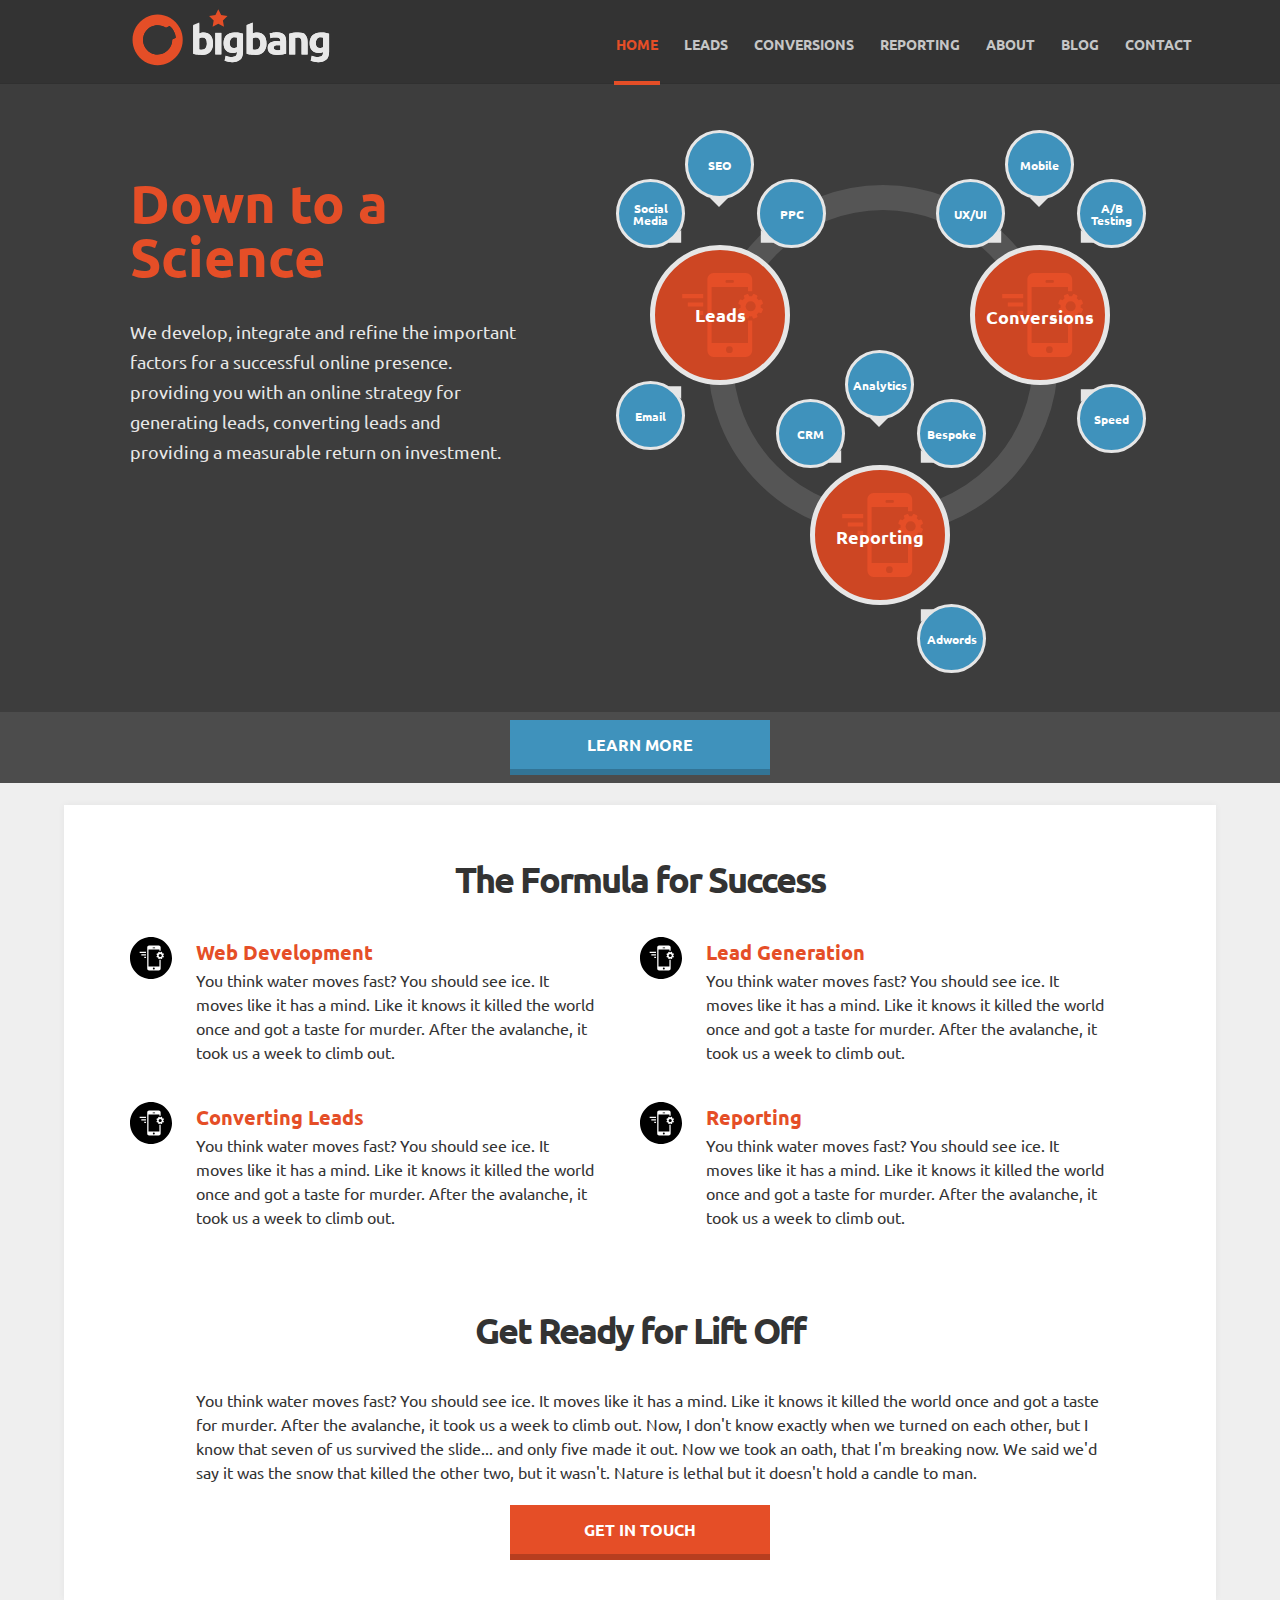
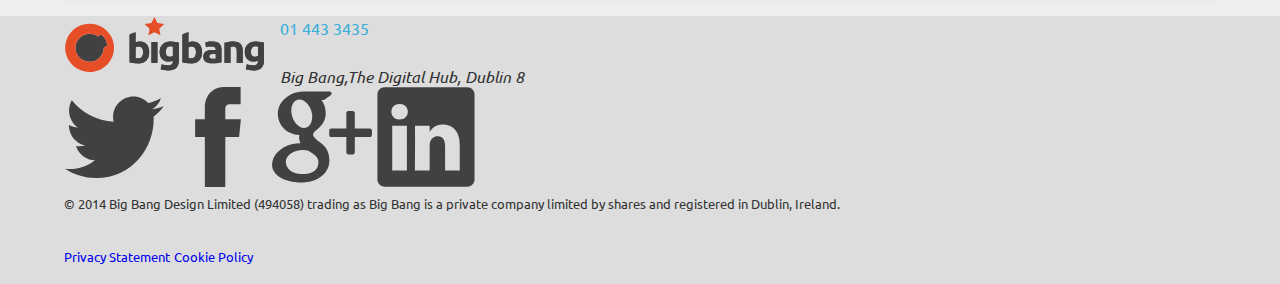
<file: index.html>
<!DOCTYPE html>
<html class="no-js">
<head>
    <meta charset="utf-8">
   
    <meta name="viewport" content="width=device-width, initial-scale=1, minimum-scale=1">
    <meta http-equiv="X-UA-Compatible" content="IE=edge,chrome=1">

    <title>Responsive Template - version 1.0</title>

     <link rel="dns-prefetch" href="http://fonts.googleapis.com/">
    <link rel="stylesheet" id="bigbang-fonts-css" href="http://fonts.googleapis.com/css?family=Ubuntu:400,700,400italic" media="all">

    <script src="js/modernizr.js"></script>

    <!--[if (gt IE 8) | (IEMobile)]><!-->
    <link rel="stylesheet" href="css/global.css">
    <!--<![endif]-->
    <!--[if (lt IE 9) & (!IEMobile)]>
    <link rel="stylesheet" href="css/ie.css">
    <![endif]-->
</head>
<body>

<div id="outer-wrap">
<div id="inner-wrap">
    <div id="site-header">            
        <div class="container clearfix">
                <header id="top" role="banner">
                    <div class="block">
                        <h1 class="block-title"><a href="/"><img src="img/logo.svg"></a></h1>
                        <a class="nav-btn" id="nav-open-btn" href="#nav">Site Navigation</a>
                    </div>
                </header>
            
                    <nav id="nav" role="navigation">
                        <div class="block">
                            <h2 class="block-title">Menu Links</h2>
                            <ul>
                                <li class="is-active">
                                    <a href="index.html">Home</a>
                                </li>
                                <li>
                                    <a href="leads.html">Leads</a>
                                </li>
                                <li>
                                    <a href="conversions.html">Conversions</a>
                                </li>
                                <li>
                                    <a href="reporting.html">Reporting</a>
                                </li>
                                <li>
                                    <a href="about.html">About</a>
                                </li>
                        
                                <li>
                                    <a href="blog.html">Blog</a>
                                </li>
                                <li>
                                    <a href="contact.html">Contact</a>
                                </li>
                            </ul>
                            <a class="close-btn" id="nav-close-btn" href="#top">Return to Content</a>
                        </div>
                    </nav>
        </div><!--/container -->
    </div><!--/#site-header -->

    <div class="stripe-grey">
        <div class="container">
            
                <div class="intro">
                            <h2>Down to a Science</h2>
                            <p>We develop, integrate and refine the important factors for a successful online presence. providing you with an online strategy for generating leads, converting leads and providing a measurable return on investment.</p>
                            
                        </div><!--intro-->
                        
                            <div class="homepage-info">
                                <nav id="info">
                                    <ul id="info-full">
                                            <li class="info-leads">
                                                <a href="leads.html">Leads</a>
                                                <ul>
                                                    <li class="info-top-right">
                                                        <a href="ppc.html"><span>PPC</span></a>
                                                    </li>
                                                    <li class="info-arrow info-top-middle">
                                                        <a href="seo.html"><span>SEO</span></a>
                                                    </li>
                                                    <li class="info-top-left">
                                                        <a href="social-media.html"><span>Social Media</span></a>
                                                    </li>
                                                    <li class="info-bottom-left">
                                                        <a href="email.html"><span>Email</span></a>
                                                    </li>
                                                </ul>
                                            </li>
                                        <li class="info-conversions">
                                            <a href="conversions.html">Conversions</a>
                                            <ul>
                                                <li class="info-top-middle">
                                                    <a href="mobile.html"><span>Mobile</span></a>
                                                </li>
                                                <li class="info-top-left">
                                                    <a href="ux-ui.html"><span>UX/UI</span></a>
                                                </li>
                                                <li class="info-top-right">
                                                    <a href="a-b-testing.html"><span>A/B Testing</span></a>
                                                </li>
                                                <li class="info-bottom-right">
                                                    <a href="speed.html"><span>Speed</span></a>
                                                </li>
                                            </ul>
                                        </li>
                                        <li class="info-reporting">
                                        <a href="reporting.html">Reporting</a>
                                            <ul>
                                                <li class="info-top-left">
                                                    <a href="crm.html"><span>CRM</span></a>
                                                </li>
                                                <li class="info-top-middle">
                                                    <a href="analytics.html"><span>Analytics</span></a>
                                                </li>
                                                <li class="info-bottom-right">
                                                    <a href="adwords.html"><span>Adwords</span></a>
                                                </li>
                                                <li class="info-top-right">
                                                    <a href="bespoke.html"><span>Bespoke</span></a>
                                                </li>
                                            </ul>
                                        </li>
                                    </ul>
                                </nav>
                            </div>
            
        </div>
    </div>

    <div class="stripe-mid-grey">
        <div class="container clearfix">
        
            
                <div>
                    <a href="#" class="blue button block-button">learn more</a>
                </div><!--button -->
       
        </div><!--container -->

    </div><!--stripe mid grey -->

        <div class="container clearfix">
            <div class="box-nosidebar">

                <section id="overview">
                        <div class="row">
                            <h3>The Formula for Success</h3>
                               
                        </div>
                            <div class="row">
                                <div class="col eight">
                                    <img src="img/icon.svg">
                                    <h4>Web Development</h4>
                                    <p>You think water moves fast? You should see ice. It moves like it has a mind. Like it knows it killed the world once and got a taste for murder. After the avalanche, it took us a week to climb out.</p><hr>
                                </div>

                                <div class="col eight">
                                    <img src="img/icon.svg">
                                    <h4>Lead Generation</h4>
                                    <p>You think water moves fast? You should see ice. It moves like it has a mind. Like it knows it killed the world once and got a taste for murder. After the avalanche, it took us a week to climb out.</p><hr>
                                   </div>
                            </div>

                            <div class="row">
                                
                                 <div class="col eight">
                                    <img src="img/icon.svg">
                                    <h4>Converting Leads</h4>
                                    <p>You think water moves fast? You should see ice. It moves like it has a mind. Like it knows it killed the world once and got a taste for murder. After the avalanche, it took us a week to climb out.</p><hr>
                                    </div>

                                <div class="col eight">
                                    <img src="img/icon.svg">
                                    <h4>Reporting</h4>
                                    <p>You think water moves fast? You should see ice. It moves like it has a mind. Like it knows it killed the world once and got a taste for murder. After the avalanche, it took us a week to climb out.</p><hr>
                                   </div>
                                
                            </div>
            </section>

            <section id="summary">
                <div class="row">
                    <h3>Get Ready for Lift Off</h3>

                </div>

                <div class="row">
                    
                    <p>You think water moves fast? You should see ice. It moves like it has a mind. Like it knows it killed the world once and got a taste for murder. After the avalanche, it took us a week to climb out. Now, I don't know exactly when we turned on each other, but I know that seven of us survived the slide... and only five made it out. Now we took an oath, that I'm breaking now. We said we'd say it was the snow that killed the other two, but it wasn't. Nature is lethal but it doesn't hold a candle to man. </p>

                </div>
                                  
           </section>  
           <div>
                          <a href="contact.html" class="orange button block-button">Get in Touch</a>
                      </div>        
        </div>
    </div>

    <footer role="contentinfo">
        <div class="container">
           
              
                
                
             <div class="row">

                <div class="col three">
                    <img src="img/dark-logo.svg" class="footer-logo">
                </div>
                
                    <p><a href="tel:+35314433435" id="tel" class="tel" itemprop="telephone">01 443 3435</a>
                    </p>
                    
                    <address itemprop="address" itemscope="" itemtype="http://schema.org/PostalAddress" class="address"> Big Bang,<span itemprop="streetAddress">The Digital Hub</span>, <span itemprop="addressLocality">Dublin</span> <span itemprop="postalCode">8</span><meta itemprop="addressCountry" content="IE"></address>

                    <div class="social-links">

                        <a href="#"><img src="img/twitter-logo.svg"></a>
                        <a href="#"><img src="img/facebook-logo.svg"></a>
                        <a href="#"><img src="img/googleplus-logo.svg"></a>
                        <a href="#"><img src="img/linkedin-logo.svg"></a>
                    </div>
              
                </div><!--/row-->

                <div class="row legal">
                    <div class="copyright">
                        <p><small>© 2014 Big Bang Design Limited (494058) trading as Big Bang is a private company limited by shares and registered in Dublin, Ireland.</small></p>
                    </div>
                    <div class="statements">
                        <a href="#"><p><small>Privacy Statement</small></p></a>
                        <a href="#"><p><small>Cookie Policy</small></p></a>
                    </div>
                </div>
           
        </div>
    </footer>


</div>
<!--/#inner-wrap-->
</div>
<!--/#outer-wrap-->

<script src="js/main.js"></script>

</body>
</html>
</file>
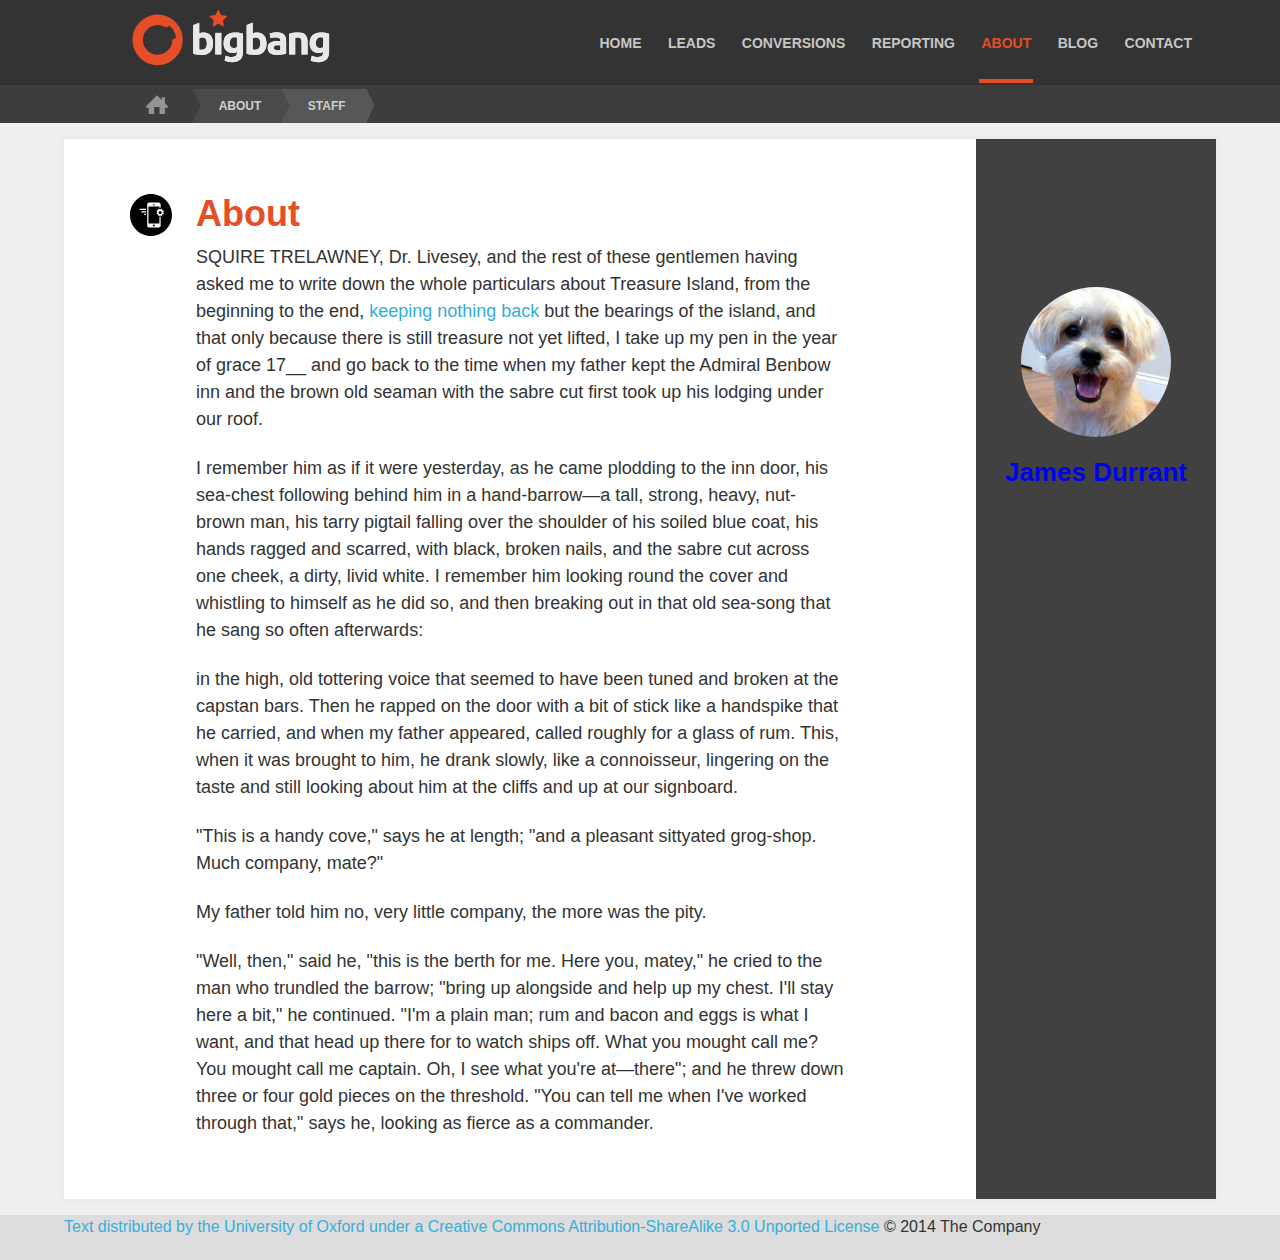
<file: about.html>
<!DOCTYPE html>
<html class="no-js">
<head>
    <meta charset="utf-8">
   
    <meta name="viewport" content="width=device-width, initial-scale=1, minimum-scale=1">
    <meta http-equiv="X-UA-Compatible" content="IE=edge,chrome=1">

    <title>Responsive Template - version 1.0</title>

    <script src="js/modernizr.js"></script>

    <!--[if (gt IE 8) | (IEMobile)]><!-->
    <link rel="stylesheet" href="css/global.css">
    <!--<![endif]-->
    <!--[if (lt IE 9) & (!IEMobile)]>
    <link rel="stylesheet" href="css/ie.css">
    <![endif]-->
</head>
<body>

<div id="outer-wrap">
<div id="inner-wrap">
    <div id="site-header">            
        <div class="container clearfix">
                <header id="top" role="banner">
                    <div class="block">
                        <h1 class="block-title"><a href="index.html"><img src="img/logo.svg"></a></h1>
                        <a class="nav-btn" id="nav-open-btn" href="#nav">Site Navigation</a>
                    </div>
                </header>
            
                    <nav id="nav" role="navigation">
                        <div class="block">
                            <h2 class="block-title">Menu Links</h2>
                            <ul>
                                <li>
                                <a href="index.html">Home</a>
                                </li>
                                <li>
                                    <a href="leads.html">Leads</a>
                                </li>
                                <li>
                                    <a href="conversions.html">Conversions</a>
                                </li>
                                <li>
                                    <a href="reporting.html">Reporting</a>
                                </li>
                                <li class="is-active">
                                    <a href="about.html">About</a>
                                </li>
                        
                                <li>
                                    <a href="blog.html">Blog</a>
                                </li>
                                <li>
                                    <a href="contact.html">Contact</a>
                                </li>
                            </ul>
                            <a class="close-btn" id="nav-close-btn" href="#top">Return to Content</a>
                        </div>
                    </nav>
        </div><!--/container -->
    </div><!--/#site-header -->

    <div class="stripe-grey bread">
        <div class="container">
            
                <nav id="breadcrumbs" class="menu">
                  <ul>
                      <li>
                          <a href="#" class="index" rel="index">
                              <img src="img/home-crumb.svg" alt="">
                          </a>
                          <ul>
                              <li>
                                  <span itemscope itemtype="http://data-vocabulary.org/Breadcrumb">
                                      <a href="#" itemprop="url">
                                          <span itemprop="title">About</span>
                                      </a></span>
                                      <ul>
                                        <li>
                                              <span itemscope itemtype="http://data-vocabulary.org/Breadcrumb">
                                                  <a href="#" itemprop="url">
                                                      <span itemprop="title">Staff</span>
                                                  </a></span>
                                      <ul>
                                            
                                      </ul>
                                  </li>
                                            
                                      </ul>
                                  </li>
                              </ul>
                          </li>
                      </ul>
                </nav>
            
        </div>
    </div>

   

        <div class="container clearfix">
            <div class="box">

                <section class="page-content">
                    <article>
                        <img src="img/icon.svg" class="page-icon">
                        <h1>About</h1>

                        <p><a name="id380362"><!--anchor--></a>SQUIRE TRELAWNEY, Dr. Livesey, and the rest of these gentlemen having
                        asked me to write down the whole particulars about Treasure Island, from
                        the beginning to the end, <a href="#">keeping nothing back</a> but the bearings of the
                        island, and that only because there is still treasure not yet lifted, I
                        take up my pen in the year of grace 17__ and go back to the time when
                        my father kept the Admiral Benbow inn and the brown old seaman with the
                        sabre cut first took up his lodging under our roof.</p>
                        <p><a name="id380370"><!--anchor--></a>I remember him as if it were yesterday, as he came plodding to the
                        inn door, his sea-chest following behind him in a hand-barrow—a
                        tall, strong, heavy, nut-brown man, his tarry pigtail falling over the
                        shoulder of his soiled blue coat, his hands ragged and scarred, with
                        black, broken nails, and the sabre cut across one cheek, a dirty, livid
                        white. I remember him looking round the cover and whistling to himself
                        as he did so, and then breaking out in that old sea-song that he sang so
                        often afterwards:</p>
                        <p><a name="id380380"><!--anchor--></a>in the high, old tottering voice that seemed to have been tuned and
                        broken at the capstan bars. Then he rapped on the door with a bit of
                        stick like a handspike that he carried, and when my father appeared,
                        called roughly for a glass of rum. This, when it was brought to him,
                        he drank slowly, like a connoisseur, lingering on the taste and still
                        looking about him at the cliffs and up at our signboard.</p>
                        <p><a name="id380387"><!--anchor--></a>"This is a handy cove," says he at length; "and a pleasant sittyated
                        grog-shop. Much company, mate?"</p>
                        <p><a name="id380391"><!--anchor--></a>My father told him no, very little company, the more was the pity.</p>
                        <p><a name="id380395"><!--anchor--></a>"Well, then," said he, "this is the berth for me. Here you, matey," he
                        cried to the man who trundled the barrow; "bring up alongside and help
                        up my chest. I'll stay here a bit," he continued. "I'm a plain man; rum
                        and bacon and eggs is what I want, and that head up there for to watch
                        ships off. What you mought call me? You mought call me captain. Oh, I
                        see what you're at—there"; and he threw down three or four gold pieces
                        on the threshold. "You can tell me when I've worked through that," says
                        he, looking as fierce as a commander.</p>
                        
                    </article>
            </section>

            <aside class="sidebar">
                <div class="blog-author">
                    <img src="img/blog-author.jpg">
                    <h3><a href="#">James Durrant</a></h3>
                </div>        
            </aside>
        </div>
    </div>
  

    <footer role="contentinfo">
        <div class="container">
            <p class="small"><a href="#">Text distributed by the University of Oxford under a Creative Commons Attribution-ShareAlike 3.0 Unported License</a></p>
            <p class="small">© 2014 The Company</p>
        </div>
    </footer>

</div>
<!--/#inner-wrap-->
</div>
<!--/#outer-wrap-->

<script src="js/main.js"></script>

</body>
</html>
</file>
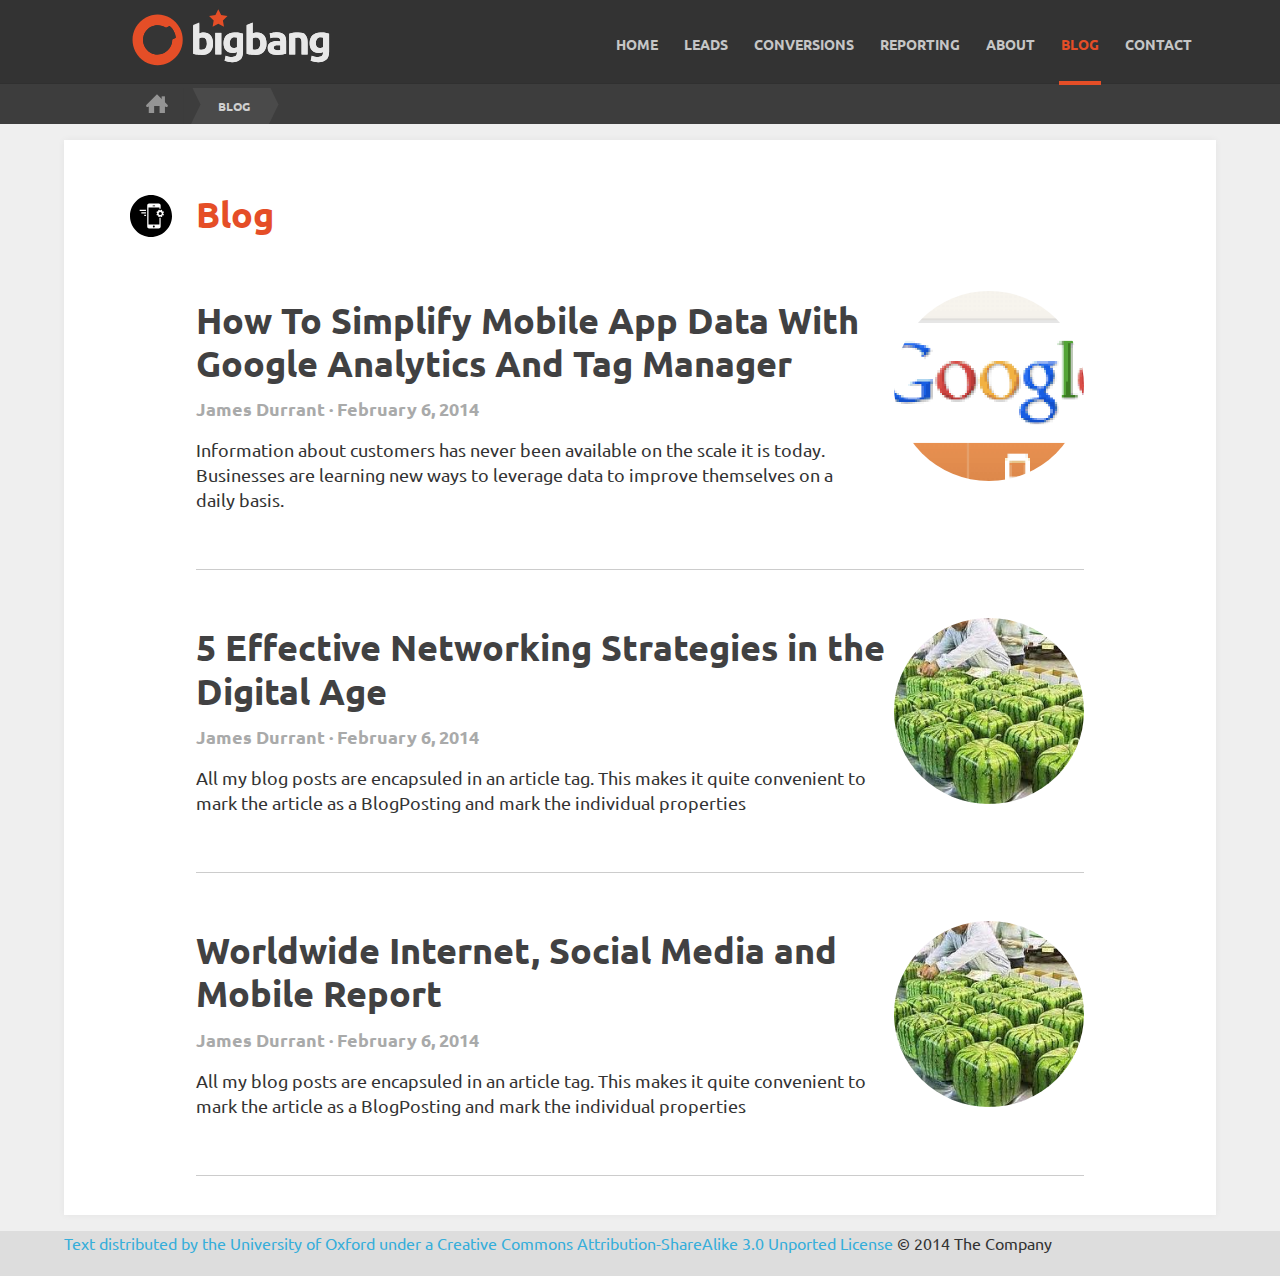
<file: blog.html>
<!DOCTYPE html>
<html class="no-js">
<head>
    <meta charset="utf-8">
   
    <meta name="viewport" content="width=device-width, initial-scale=1, minimum-scale=1">
    <meta http-equiv="X-UA-Compatible" content="IE=edge,chrome=1">

    <title>Responsive Template - version 1.0</title>
    
    <link rel="dns-prefetch" href="http://fonts.googleapis.com/">
    <link rel="stylesheet" id="bigbang-fonts-css" href="http://fonts.googleapis.com/css?family=Ubuntu:400,700,400italic" media="all">

    <script src="js/modernizr.js"></script>

    <!--[if (gt IE 8) | (IEMobile)]><!-->
    <link rel="stylesheet" href="css/global.css">
    <!--<![endif]-->
    <!--[if (lt IE 9) & (!IEMobile)]>
    <link rel="stylesheet" href="css/ie.css">
    <![endif]-->
</head>
<body>

<div id="outer-wrap">
<div id="inner-wrap">
    <div id="site-header">            
        <div class="container clearfix">
                <header id="top" role="banner">
                    <div class="block">
                        <h1 class="block-title"><a href="index.html"><img src="img/logo.svg"></a></h1>
                        <a class="nav-btn" id="nav-open-btn" href="#nav">Site Navigation</a>
                    </div>
                </header>
            
                    <nav id="nav" role="navigation">
                        <div class="block">
                            <h2 class="block-title">Menu Links</h2>
                            <ul>
                               <li>
                                <a href="index.html">Home</a>
                                </li>
                                <li>
                                    <a href="leads.html">Leads</a>
                                </li>
                                <li>
                                    <a href="conversions.html">Conversions</a>
                                </li>
                                <li>
                                    <a href="reporting.html">Reporting</a>
                                </li>
                                <li>
                                    <a href="about.html">About</a>
                                </li>
                        
                                <li class="is-active">
                                    <a href="blog.html">Blog</a>
                                </li>
                                <li>
                                    <a href="contact.html">Contact</a>
                                </li>
                            </ul>
                            <a class="close-btn" id="nav-close-btn" href="#top">Return to Content</a>
                        </div>
                    </nav>
        </div><!--/container -->
    </div><!--/#site-header -->

    <div class="stripe-grey bread">
        <div class="container">
            
                <nav id="breadcrumbs" class="menu">
                  <ul>
                      <li>
                          <a href="#" class="index" rel="index">
                              <img src="img/home-crumb.svg" alt="">
                          </a>
                          <ul>
                              <li>
                                  <span itemscope itemtype="http://data-vocabulary.org/Breadcrumb">
                                      <a href="#" itemprop="url">
                                          <span itemprop="title">Blog</span>
                                      </a></span>
                                      <ul>
                                            
                                      </ul>
                                  </li>
                              </ul>
                          </li>
                      </ul>
                </nav>
            
        </div>
    </div>

   

        <div class="container clearfix">
            <div class="box-nosidebar">

               <img src="img/icon.svg" class="page-icon">
            <div class="blog-container">
           
            <h1>Blog</h1>

            <article class="post" itemscope itemtype="http://schema.org/BlogPosting">
                <div class="table">
                   <div class="table-left"> 
                            <header itemscope class="blog-header">
                                
                                <h2 itemprop="name">
                                    <a href="google-analytics.html" itemprop="url">How To Simplify Mobile App Data With Google Analytics And Tag Manager</a>
                                </h2>

                                <div class="post-meta" itemscope>
                                <span itemprop="name">
                                James Durrant
                                </span>&middot;
                                <time pubdate itemprop="datePublished" datetime="2013-09-04T12:00:00+02:00" content="2013-09-04T12:00:00+02:00">February 6, 2014
                                </time>
                                </div>




                            </header><!--header-->
                                    <section itemprop="description">
                                        <p>Information about customers has never been available on the scale it is today. Businesses are learning new ways to leverage data to improve themselves on a daily basis.</p>
                                    </section>
                        </div>
                        
                         <img src="img/google-close-up-thumb.png" alt="image" title="image"  class="blog-img"> 
                        
                </div><!--/table-->       
            </article>  <!--/post-->  
           
            
            <article class="post" itemscope itemtype="http://schema.org/BlogPosting">
                <div class="table">
                   <div class="table-left"> 
                            <header itemscope class="blog-header">
                                
                                <h2 itemprop="name">
                                    <a href="#" itemprop="url">5 Effective Networking Strategies in the Digital Age</a>
                                </h2>

                                <div class="post-meta" itemscope>
                                <span itemprop="name">
                                James Durrant
                                </span>&middot;
                                <time pubdate itemprop="datePublished" datetime="2013-09-04T12:00:00+02:00" content="2013-09-04T12:00:00+02:00">February 6, 2014
                                </time>
                                </div>




                            </header><!--header-->
                                    <section itemprop="description">
                                        <p>All my blog posts are encapsuled in an article tag. This makes it quite convenient to mark the article as a BlogPosting and mark the individual properties</p>
                                    </section>
                        </div>
                        
                         <img src="img/images.jpg" alt="image" title="image"  class="blog-img"> 

                        
                </div><!--/table-->       
            </article>  <!--/post-->   


            <article class="post" itemscope itemtype="http://schema.org/BlogPosting">
                <div class="table">
                   <div class="table-left"> 
                            <header itemscope class="blog-header">
                                
                                <h2 itemprop="name">
                                    <a href="#" itemprop="url">Worldwide Internet, Social Media and Mobile Report</a>
                                </h2>

                                <div class="post-meta" itemscope>
                                <span itemprop="name">
                                James Durrant 
                                </span>&middot;

                                <time pubdate itemprop="datePublished" datetime="2013-09-04T12:00:00+02:00" content="2013-09-04T12:00:00+02:00">February 6, 2014
                                </time>
                                </div>


                            </header><!--header-->
                                    <section itemprop="description">
                                        <p>All my blog posts are encapsuled in an article tag. This makes it quite convenient to mark the article as a BlogPosting and mark the individual properties</p>
                                    </section>
                        </div>
                        
                         <img src="img/images.jpg" alt="image" title="image"  class="blog-img"> 
                        
                </div><!--/table-->       
            </article>  <!--/post-->  

          
        </div><!--/blog-container--> 
        </div>
    </div>

    <footer role="contentinfo">
        <div class="container">
            <p class="small"><a href="#">Text distributed by the University of Oxford under a Creative Commons Attribution-ShareAlike 3.0 Unported License</a></p>
            <p class="small">© 2014 The Company</p>
        </div>
    </footer>

</div>
<!--/#inner-wrap-->
</div>
<!--/#outer-wrap-->

<script src="js/main.js"></script>

</body>
</html>
</file>
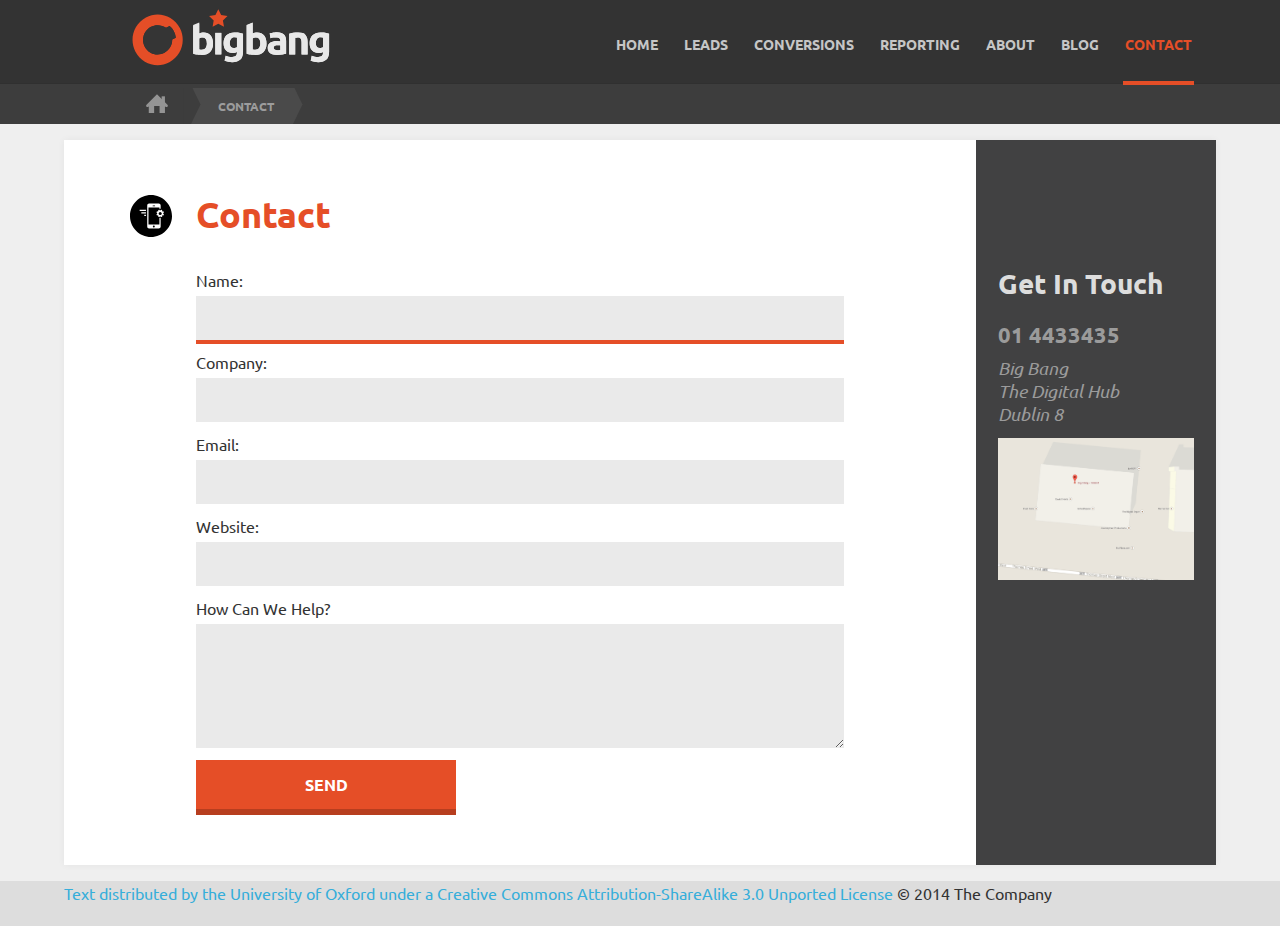
<file: contact.html>
<!DOCTYPE html>
<html class="no-js">
<head>
    <meta charset="utf-8">
   
    <meta name="viewport" content="width=device-width, initial-scale=1, minimum-scale=1">
    <meta http-equiv="X-UA-Compatible" content="IE=edge,chrome=1">

    <title>Responsive Template - version 1.0</title>

    <link rel="dns-prefetch" href="http://fonts.googleapis.com/">
    <link rel="stylesheet" id="bigbang-fonts-css" href="http://fonts.googleapis.com/css?family=Ubuntu:400,700,400italic" media="all">

    <script src="js/modernizr.js"></script>

    <!--[if (gt IE 8) | (IEMobile)]><!-->
    <link rel="stylesheet" href="css/global.css">
    <!--<![endif]-->
    <!--[if (lt IE 9) & (!IEMobile)]>
    <link rel="stylesheet" href="css/ie.css">
    <![endif]-->
</head>
<body>

<div id="outer-wrap">
<div id="inner-wrap">
    <div id="site-header">            
        <div class="container clearfix">
                <header id="top" role="banner">
                    <div class="block">
                        <h1 class="block-title"><a href="index.html"><img src="img/logo.svg"></a></h1>
                        <a class="nav-btn" id="nav-open-btn" href="#nav">Site Navigation</a>
                    </div>
                </header>
            
                    <nav id="nav" role="navigation">
                        <div class="block">
                            <h2 class="block-title">Menu Links</h2>
                            <ul>
                               <li>
                                <a href="index.html">Home</a>
                                </li>
                                <li>
                                    <a href="leads.html">Leads</a>
                                </li>
                                <li>
                                    <a href="conversions.html">Conversions</a>
                                </li>
                                <li>
                                    <a href="reporting.html">Reporting</a>
                                </li>
                                <li>
                                    <a href="about.html">About</a>
                                </li>
                        
                                <li>
                                    <a href="blog.html">Blog</a>
                                </li>
                                <li class="is-active">
                                    <a href="contact.html">Contact</a>
                                </li>
                            </ul>
                            <a class="close-btn" id="nav-close-btn" href="#top">Return to Content</a>
                        </div>
                    </nav>
        </div><!--/container -->
    </div><!--/#site-header -->

    <div class="stripe-grey bread">
        <div class="container">
            
                <nav id="breadcrumbs" class="menu">
                  <ul>
                      <li>
                          <a href="#" class="index" rel="index">
                              <img src="img/home-crumb.svg" alt="">
                          </a>
                          <ul>
                              <li class="current">
                                  <span itemscope itemtype="http://data-vocabulary.org/Breadcrumb">
                                      <a href="#" itemprop="url">
                                          <span itemprop="title">Contact</span>
                                      </a></span>
                                      <ul>
                                            
                                      </ul>
                                  </li>
                              </ul>
                          </li>
                      </ul>
                </nav>
            
        </div>
    </div>

    

        <div class="container clearfix">
            <div class="box">

                <section class="page-content">
                    
                        <img src="img/icon.svg" class="page-icon">
                        <h1>Contact</h1>

                        <p></p>

                        <form name="contact-form" class="contact-form">
                            <label for="name">Name:</label>
                            <input id="name" name="name" type="text" title="Please enter your name" placeholder="" autofocus required />
                            
                            <label for="company">Company:</label>
                            <input id="company" name="company" type="text" title="Please enter your company name" placeholder="" required />
                            
                            <label for="email">Email:</label>
                            <input id="email" name="email" type="email" title="Please enter your email address" placeholder="" required />
                            
                            <label for="website">Website:</label>
                            <input id="website" name="website" type="url" title="Please enter the url to your website (optional)" placeholder="" />
                            
                            <label for="requirements">How Can We Help?</label>
                            <textarea id="requirements" name="requirements" type="textarea" title="Brief Summary of Yor Needs" placeholder="" required cols="30" rows="5"></textarea>
                            
                            <input type="submit" value="Send" class="orange button"/>

                        </form>
                        
                  
            </section>

            <aside class="sidebar contact-sidebar">
                <h3>Get In Touch</h3>
                <div class="call-us">
                    <a href="tel:+35314433435">01 4433435</a>
                </div>
                    <address>
                        Big Bang<br>
                        The Digital Hub<br>
                        Dublin 8<br>
                    </address>
                <div class="map">
                    <a href="#">
                        <img src="img/map.png">
                    </a>
                </div>
                   
            </aside>
        </div>
    </div>

    <footer role="contentinfo">
        <div class="container">
            <p class="small"><a href="#">Text distributed by the University of Oxford under a Creative Commons Attribution-ShareAlike 3.0 Unported License</a></p>
            <p class="small">© 2014 The Company</p>
        </div>
    </footer>

</div>
<!--/#inner-wrap-->
</div>
<!--/#outer-wrap-->

<script src="js/main.js"></script>

</body>
</html>
</file>
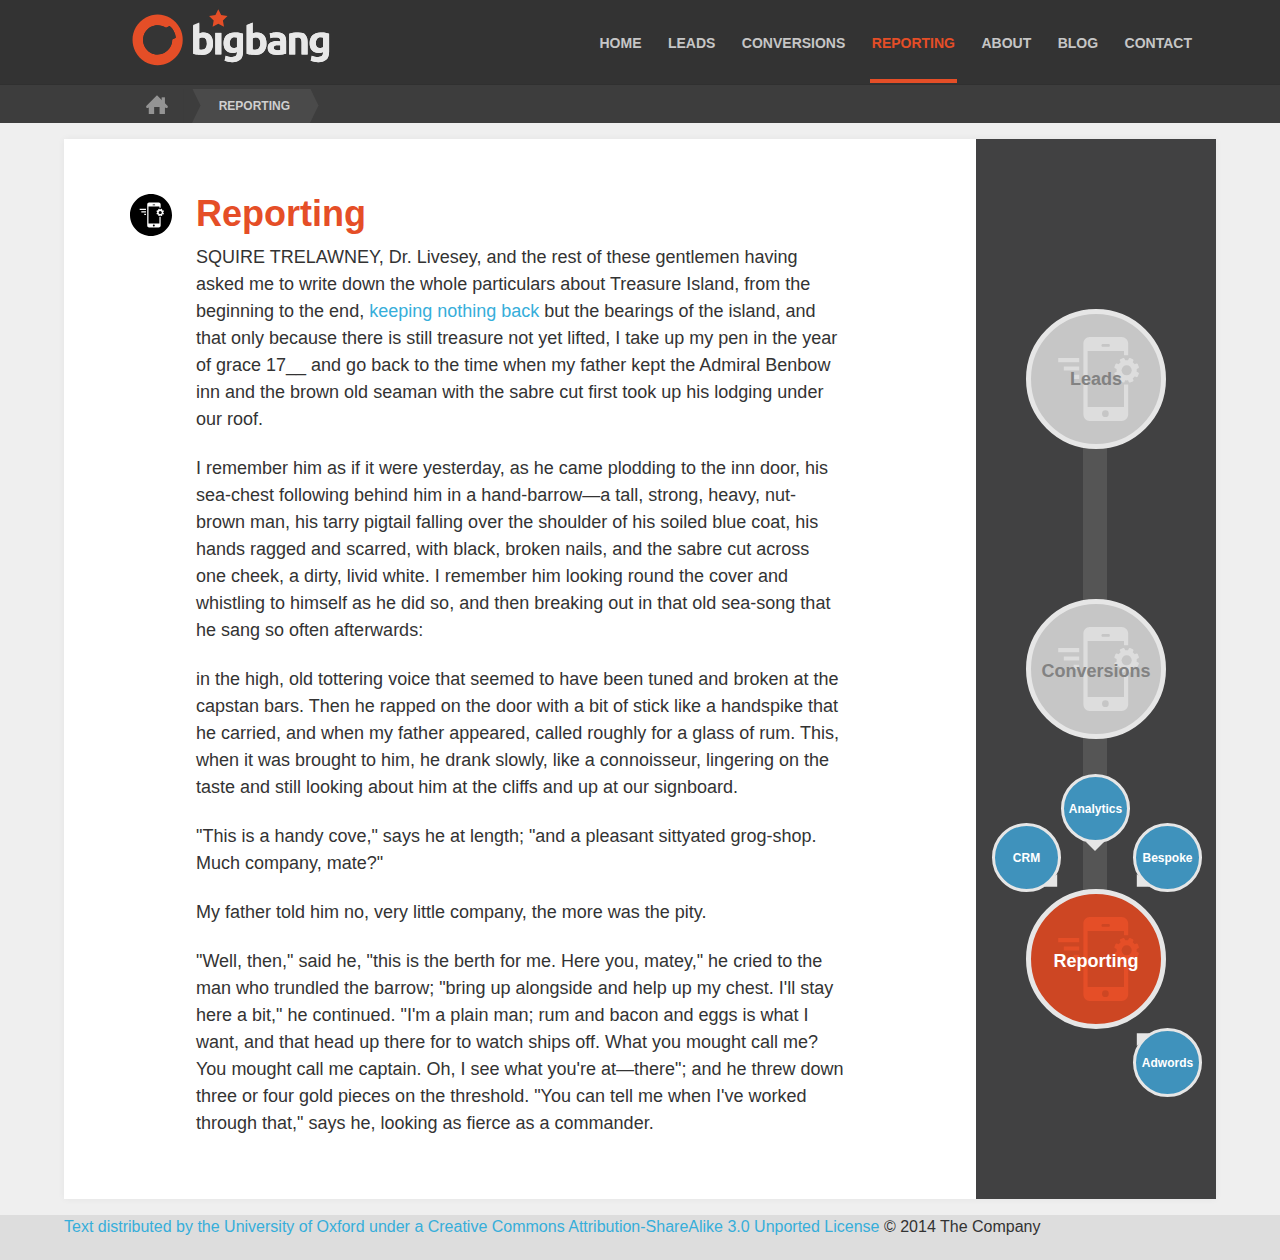
<file: reporting.html>
<!DOCTYPE html>
<html class="no-js">
<head>
    <meta charset="utf-8">
   
    <meta name="viewport" content="width=device-width, initial-scale=1, minimum-scale=1">
    <meta http-equiv="X-UA-Compatible" content="IE=edge,chrome=1">

    <title>Responsive Template - version 1.0</title>

    <script src="js/modernizr.js"></script>

    <!--[if (gt IE 8) | (IEMobile)]><!-->
    <link rel="stylesheet" href="css/global.css">
    <!--<![endif]-->
    <!--[if (lt IE 9) & (!IEMobile)]>
    <link rel="stylesheet" href="css/ie.css">
    <![endif]-->
</head>
<body>

<div id="outer-wrap">
<div id="inner-wrap">
    <div id="site-header">            
        <div class="container clearfix">
                <header id="top" role="banner">
                    <div class="block">
                        <h1 class="block-title"><a href="index.html"><img src="img/logo.svg"></a></h1>
                        <a class="nav-btn" id="nav-open-btn" href="#nav">Site Navigation</a>
                    </div>
                </header>
            
                    <nav id="nav" role="navigation">
                        <div class="block">
                            <h2 class="block-title">Menu Links</h2>
                            <ul>
                                <li>
                                <a href="index.html">Home</a>
                                </li>
                                <li>
                                    <a href="leads.html">Leads</a>
                                </li>
                                <li>
                                    <a href="conversions.html">Conversions</a>
                                </li>
                                <li class="is-active">
                                    <a href="reporting.html">Reporting</a>
                                </li>
                                <li>
                                    <a href="about.html">About</a>
                                </li>
                        
                                <li>
                                    <a href="blog.html">Blog</a>
                                </li>
                                <li>
                                    <a href="contact.html">Contact</a>
                                </li>
                            </ul>
                            <a class="close-btn" id="nav-close-btn" href="#top">Return to Content</a>
                        </div>
                    </nav>
        </div><!--/container -->
    </div><!--/#site-header -->

    <div class="stripe-grey bread">
        <div class="container">
            
                <nav id="breadcrumbs" class="menu">
                  <ul>
                      <li>
                          <a href="#" class="index" rel="index">
                              <img src="img/home-crumb.svg" alt="">
                          </a>
                          <ul>
                              <li>
                                  <span itemscope itemtype="http://data-vocabulary.org/Breadcrumb">
                                      <a href="#" itemprop="url">
                                          <span itemprop="title">Reporting</span>
                                      </a></span>
                                      <ul>
                                            
                                      </ul>
                                  </li>
                              </ul>
                          </li>
                      </ul>
                </nav>
            
        </div>
    </div>

   

        <div class="container clearfix">
            <div class="box">

                  <section class="page-content">
                    <article>
                        <img src="img/icon.svg" class="page-icon">
                        <h1>Reporting</h1>

                        <p><a name="id380362"><!--anchor--></a>SQUIRE TRELAWNEY, Dr. Livesey, and the rest of these gentlemen having
                        asked me to write down the whole particulars about Treasure Island, from
                        the beginning to the end, <a href="#">keeping nothing back</a> but the bearings of the
                        island, and that only because there is still treasure not yet lifted, I
                        take up my pen in the year of grace 17__ and go back to the time when
                        my father kept the Admiral Benbow inn and the brown old seaman with the
                        sabre cut first took up his lodging under our roof.</p>
                        <p><a name="id380370"><!--anchor--></a>I remember him as if it were yesterday, as he came plodding to the
                        inn door, his sea-chest following behind him in a hand-barrow—a
                        tall, strong, heavy, nut-brown man, his tarry pigtail falling over the
                        shoulder of his soiled blue coat, his hands ragged and scarred, with
                        black, broken nails, and the sabre cut across one cheek, a dirty, livid
                        white. I remember him looking round the cover and whistling to himself
                        as he did so, and then breaking out in that old sea-song that he sang so
                        often afterwards:</p>
                        <p><a name="id380380"><!--anchor--></a>in the high, old tottering voice that seemed to have been tuned and
                        broken at the capstan bars. Then he rapped on the door with a bit of
                        stick like a handspike that he carried, and when my father appeared,
                        called roughly for a glass of rum. This, when it was brought to him,
                        he drank slowly, like a connoisseur, lingering on the taste and still
                        looking about him at the cliffs and up at our signboard.</p>
                        <p><a name="id380387"><!--anchor--></a>"This is a handy cove," says he at length; "and a pleasant sittyated
                        grog-shop. Much company, mate?"</p>
                        <p><a name="id380391"><!--anchor--></a>My father told him no, very little company, the more was the pity.</p>
                        <p><a name="id380395"><!--anchor--></a>"Well, then," said he, "this is the berth for me. Here you, matey," he
                        cried to the man who trundled the barrow; "bring up alongside and help
                        up my chest. I'll stay here a bit," he continued. "I'm a plain man; rum
                        and bacon and eggs is what I want, and that head up there for to watch
                        ships off. What you mought call me? You mought call me captain. Oh, I
                        see what you're at—there"; and he threw down three or four gold pieces
                        on the threshold. "You can tell me when I've worked through that," says
                        he, looking as fierce as a commander.</p>
                        
                    </article>
            </section>

            <section class="sidebar">
                <nav id="info">
                                        <ul id="info-full">
                                                <li class="info-leads dormant">
                                                    <a href="leads.html">Leads</a>
                                                    <ul>
                                                        
                                                    </ul>
                                                </li>
                                            <li class="info-conversions dormant">
                                                <a href="conversions.html">Conversions</a>
                                                <ul>
                                                    
                                                </ul>
                                            </li>
                                            <li class="info-reporting info-active">
                                            <a href="reporting.html">Reporting</a>
                                                <ul>
                                                    <li class="info-top-left">
                                                        <a href="crm.html"><span>CRM</span></a>
                                                    </li>
                                                    <li class="info-top-middle">
                                                        <a href="analytics.html"><span>Analytics</span></a>
                                                    </li>
                                                    <li class="info-bottom-right">
                                                        <a href="adwords.html"><span>Adwords</span></a>
                                                    </li>
                                                    <li class="info-top-right">
                                                        <a href="bespoke.html"><span>Bespoke</span></a>
                                                    </li>
                                                   
                                                </ul>
                                            </li>
                                        </ul>
                                    </nav>        
            </section>
        </div>
    </div>
  

    <footer role="contentinfo">
        <div class="container">
            <p class="small"><a href="#">Text distributed by the University of Oxford under a Creative Commons Attribution-ShareAlike 3.0 Unported License</a></p>
            <p class="small">© 2014 The Company</p>
        </div>
    </footer>

</div>
<!--/#inner-wrap-->
</div>
<!--/#outer-wrap-->

<script src="js/main.js"></script>

</body>
</html>
</file>
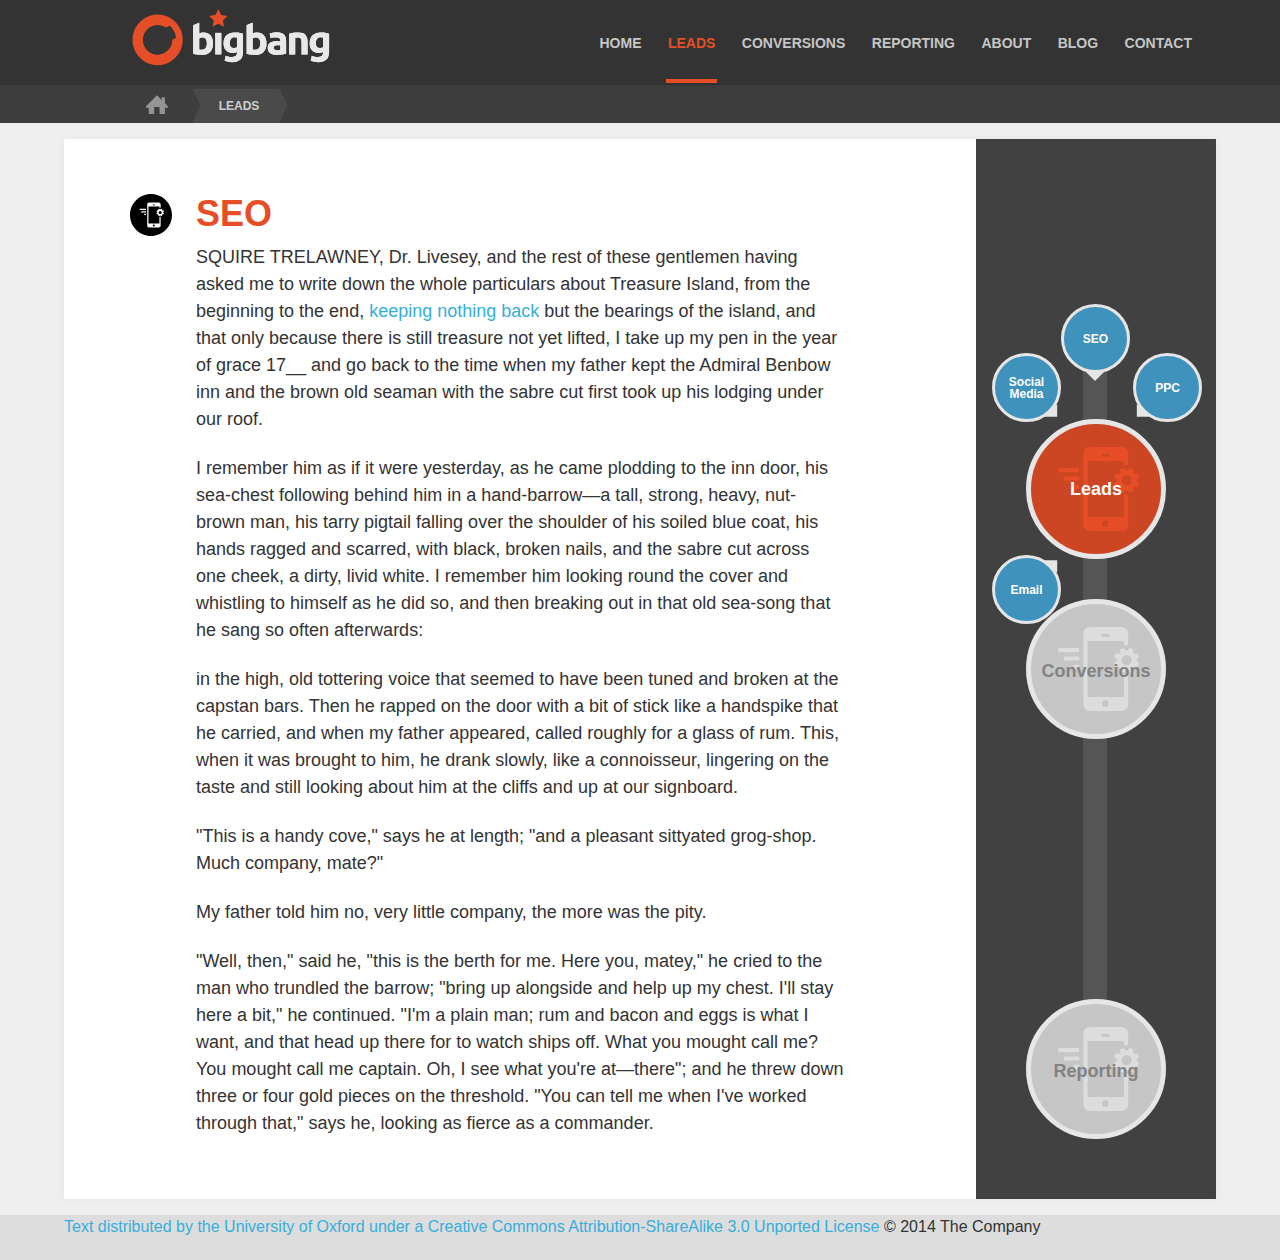
<file: seo.html>
<!DOCTYPE html>
<html class="no-js">
<head>
    <meta charset="utf-8">
   
    <meta name="viewport" content="width=device-width, initial-scale=1, minimum-scale=1">
    <meta http-equiv="X-UA-Compatible" content="IE=edge,chrome=1">

    <title>Responsive Template - version 1.0</title>

    <script src="js/modernizr.js"></script>

    <!--[if (gt IE 8) | (IEMobile)]><!-->
    <link rel="stylesheet" href="css/global.css">
    <!--<![endif]-->
    <!--[if (lt IE 9) & (!IEMobile)]>
    <link rel="stylesheet" href="css/ie.css">
    <![endif]-->
</head>
<body>

<div id="outer-wrap">
<div id="inner-wrap">
    <div id="site-header">            
        <div class="container clearfix">
                <header id="top" role="banner">
                    <div class="block">
                        <h1 class="block-title"><a href="index.html"><img src="img/logo.svg"></a></h1>
                        <a class="nav-btn" id="nav-open-btn" href="#nav">Site Navigation</a>
                    </div>
                </header>
            
                    <nav id="nav" role="navigation">
                        <div class="block">
                            <h2 class="block-title">Menu Links</h2>
                            <ul>
                                <li>
                                <a href="index.html">Home</a>
                                </li>
                                <li class="is-active">
                                    <a href="leads.html">Leads</a>
                                </li>
                                <li>
                                    <a href="conversions.html">Conversions</a>
                                </li>
                                <li>
                                    <a href="reporting.html">Reporting</a>
                                </li>
                                <li>
                                    <a href="about.html">About</a>
                                </li>
                        
                                <li>
                                    <a href="blog.html">Blog</a>
                                </li>
                                <li>
                                    <a href="contact.html">Contact</a>
                                </li>
                            </ul>
                            <a class="close-btn" id="nav-close-btn" href="#top">Return to Content</a>
                        </div>
                    </nav>
        </div><!--/container -->
    </div><!--/#site-header -->

    <div class="stripe-grey bread">
        <div class="container">
            
                <nav id="breadcrumbs" class="menu">
                  <ul>
                      <li>
                          <a href="#" class="index" rel="index">
                              <img src="img/home-crumb.svg" alt="">
                          </a>
                          <ul>
                              <li>
                                  <span itemscope itemtype="http://data-vocabulary.org/Breadcrumb">
                                      <a href="#" itemprop="url">
                                          <span itemprop="title">Leads</span>
                                      </a></span>
                                      <ul>
                                            
                                      </ul>
                                  </li>
                              </ul>
                          </li>
                      </ul>
                </nav>
            
        </div>
    </div>

   

        <div class="container clearfix">
            <div class="box">

                <section class="page-content">
                    <article>
                        <img src="img/icon.svg" class="page-icon">
                        <h1>SEO</h1>

                        <p><a name="id380362"><!--anchor--></a>SQUIRE TRELAWNEY, Dr. Livesey, and the rest of these gentlemen having
                        asked me to write down the whole particulars about Treasure Island, from
                        the beginning to the end, <a href="#">keeping nothing back</a> but the bearings of the
                        island, and that only because there is still treasure not yet lifted, I
                        take up my pen in the year of grace 17__ and go back to the time when
                        my father kept the Admiral Benbow inn and the brown old seaman with the
                        sabre cut first took up his lodging under our roof.</p>
                        <p><a name="id380370"><!--anchor--></a>I remember him as if it were yesterday, as he came plodding to the
                        inn door, his sea-chest following behind him in a hand-barrow—a
                        tall, strong, heavy, nut-brown man, his tarry pigtail falling over the
                        shoulder of his soiled blue coat, his hands ragged and scarred, with
                        black, broken nails, and the sabre cut across one cheek, a dirty, livid
                        white. I remember him looking round the cover and whistling to himself
                        as he did so, and then breaking out in that old sea-song that he sang so
                        often afterwards:</p>
                        <p><a name="id380380"><!--anchor--></a>in the high, old tottering voice that seemed to have been tuned and
                        broken at the capstan bars. Then he rapped on the door with a bit of
                        stick like a handspike that he carried, and when my father appeared,
                        called roughly for a glass of rum. This, when it was brought to him,
                        he drank slowly, like a connoisseur, lingering on the taste and still
                        looking about him at the cliffs and up at our signboard.</p>
                        <p><a name="id380387"><!--anchor--></a>"This is a handy cove," says he at length; "and a pleasant sittyated
                        grog-shop. Much company, mate?"</p>
                        <p><a name="id380391"><!--anchor--></a>My father told him no, very little company, the more was the pity.</p>
                        <p><a name="id380395"><!--anchor--></a>"Well, then," said he, "this is the berth for me. Here you, matey," he
                        cried to the man who trundled the barrow; "bring up alongside and help
                        up my chest. I'll stay here a bit," he continued. "I'm a plain man; rum
                        and bacon and eggs is what I want, and that head up there for to watch
                        ships off. What you mought call me? You mought call me captain. Oh, I
                        see what you're at—there"; and he threw down three or four gold pieces
                        on the threshold. "You can tell me when I've worked through that," says
                        he, looking as fierce as a commander.</p>
                        
                    </article>
            </section>

            <div class="sidebar">
                <nav id="info">
                     <ul id="info-full">
                            <li class="info-leads">
                                <a href="leads.html">Leads</a>
                                <ul>
                                    <li class="info-top-right">
                                        <a href="ppc.html"><span>PPC</span></a>
                                    </li>
                                    <li class="info-arrow info-top-middle">
                                        <a href="seo.html"><span>SEO</span></a>
                                    </li>
                                    <li class="info-top-left">
                                        <a href="social-media.html"><span>Social Media</span></a>
                                    </li>
                                    <li class="info-bottom-left">
                                        <a href="email.html"><span>Email</span></a>
                                    </li>
                                </ul>
                            </li>
                        <li class="info-conversions dormant">
                            <a href="conversions.html">Conversions</a>
                            <ul>
                                
                            </ul>
                        </li>
                        <li class="info-reporting dormant">
                        <a href="reporting.html">Reporting</a>
                            <ul>
                               
                            </ul>
                        </li>
                    </ul>
                </nav>        
            </div>
        </div>
    </div>
  

    <footer role="contentinfo">
        <div class="container">
            <p class="small"><a href="#">Text distributed by the University of Oxford under a Creative Commons Attribution-ShareAlike 3.0 Unported License</a></p>
            <p class="small">© 2014 The Company</p>
        </div>
    </footer>

</div>
<!--/#inner-wrap-->
</div>
<!--/#outer-wrap-->

<script src="js/main.js"></script>

</body>
</html>
</file>
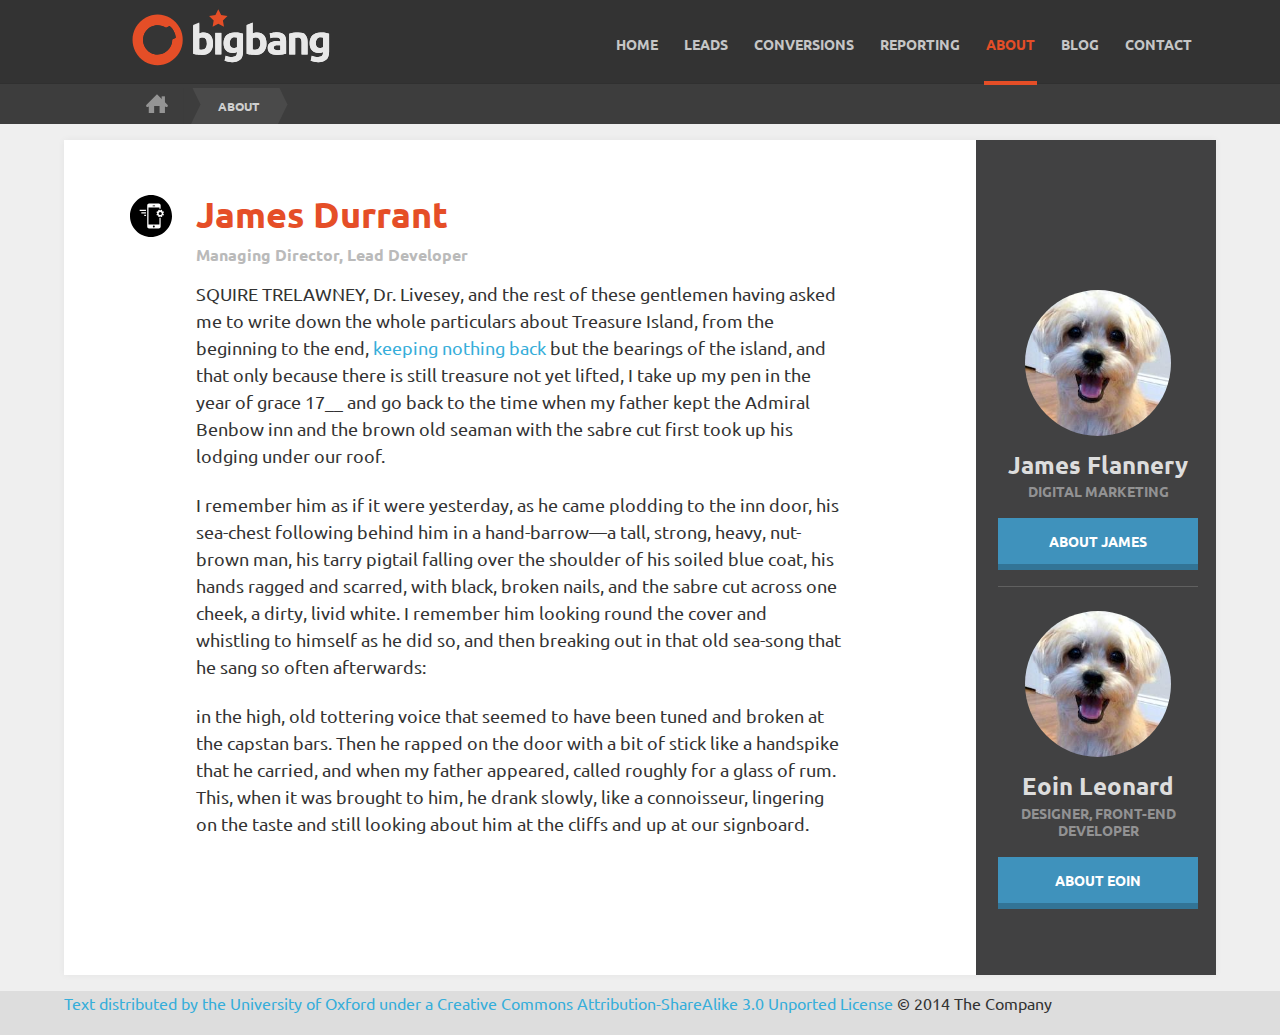
<file: staff-member.html>
<!DOCTYPE html>
<html class="no-js">
<head>
    <meta charset="utf-8">
   
    <meta name="viewport" content="width=device-width, initial-scale=1, minimum-scale=1">
    <meta http-equiv="X-UA-Compatible" content="IE=edge,chrome=1">

    <title>James Durrant</title>
    
     <link rel="dns-prefetch" href="http://fonts.googleapis.com/">
    <link rel="stylesheet" id="bigbang-fonts-css" href="http://fonts.googleapis.com/css?family=Ubuntu:400,700,400italic" media="all">

    <script src="js/modernizr.js"></script>

    <!--[if (gt IE 8) | (IEMobile)]><!-->
    <link rel="stylesheet" href="css/global.css">
    <!--<![endif]-->
    <!--[if (lt IE 9) & (!IEMobile)]>
    <link rel="stylesheet" href="css/ie.css">
    <![endif]-->
</head>
<body>

<div id="outer-wrap">
<div id="inner-wrap">
    <div id="site-header">            
        <div class="container clearfix">
                <header id="top" role="banner">
                    <div class="block">
                        <h1 class="block-title"><a href="index.html"><img src="img/logo.svg"></a></h1>
                        <a class="nav-btn" id="nav-open-btn" href="#nav">Site Navigation</a>
                    </div>
                </header>
            
                    <nav id="nav" role="navigation">
                        <div class="block">
                            <h2 class="block-title">Menu Links</h2>
                            <ul>
                                <li>
                                <a href="index.html">Home</a>
                                </li>
                                <li>
                                    <a href="leads.html">Leads</a>
                                </li>
                                <li>
                                    <a href="conversions.html">Conversions</a>
                                </li>
                                <li>
                                    <a href="reporting.html">Reporting</a>
                                </li>
                                <li class="is-active">
                                    <a href="about.html">About</a>
                                </li>
                        
                                <li>
                                    <a href="blog.html">Blog</a>
                                </li>
                                <li>
                                    <a href="contact.html">Contact</a>
                                </li>
                            </ul>
                            <a class="close-btn" id="nav-close-btn" href="#top">Return to Content</a>
                        </div>
                    </nav>
        </div><!--/container -->
    </div><!--/#site-header -->

    <div class="stripe-grey bread">
        <div class="container">
            
                <nav id="breadcrumbs" class="menu">
                  <ul>
                      <li>
                          <a href="#" class="index" rel="index">
                              <img src="img/home-crumb.svg" alt="">
                          </a>
                          <ul>
                              <li>
                                  <span itemscope itemtype="http://data-vocabulary.org/Breadcrumb">
                                      <a href="about.html" itemprop="url">
                                          <span itemprop="title">About</span>
                                      </a></span>
                                      <ul>
                                            
                                      </ul>
                                  </li>
                              </ul>
                          </li>
                      </ul>
                </nav>
            
        </div>
    </div>

   

        <div class="container clearfix">
            <div class="box">

                <section class="page-content">
                    <article>
                        <img src="img/icon.svg" class="page-icon">
                        <h1>James Durrant</h1>
                        <h2 class="job-description">Managing Director, Lead Developer</h2>

                        <p><a name="id380362"><!--anchor--></a>SQUIRE TRELAWNEY, Dr. Livesey, and the rest of these gentlemen having
                        asked me to write down the whole particulars about Treasure Island, from
                        the beginning to the end, <a href="#">keeping nothing back</a> but the bearings of the
                        island, and that only because there is still treasure not yet lifted, I
                        take up my pen in the year of grace 17__ and go back to the time when
                        my father kept the Admiral Benbow inn and the brown old seaman with the
                        sabre cut first took up his lodging under our roof.</p>
                        <p><a name="id380370"><!--anchor--></a>I remember him as if it were yesterday, as he came plodding to the
                        inn door, his sea-chest following behind him in a hand-barrow—a
                        tall, strong, heavy, nut-brown man, his tarry pigtail falling over the
                        shoulder of his soiled blue coat, his hands ragged and scarred, with
                        black, broken nails, and the sabre cut across one cheek, a dirty, livid
                        white. I remember him looking round the cover and whistling to himself
                        as he did so, and then breaking out in that old sea-song that he sang so
                        often afterwards:</p>
                        <p><a name="id380380"><!--anchor--></a>in the high, old tottering voice that seemed to have been tuned and
                        broken at the capstan bars. Then he rapped on the door with a bit of
                        stick like a handspike that he carried, and when my father appeared,
                        called roughly for a glass of rum. This, when it was brought to him,
                        he drank slowly, like a connoisseur, lingering on the taste and still
                        looking about him at the cliffs and up at our signboard.</p>
                      
                        
                    </article>
            </section>

            <div class="sidebar">
                <div class="staff-member-intro">
                    <img src="img/blog-author.jpg">
                    <h3>James Flannery</h3>
                    <h4>Digital Marketing</h4>
                    <a href="staff-member.html" class="blue button">About James</a>

                </div>   

                <div class="staff-member-intro">
                    <img src="img/blog-author.jpg">
                    <h3>Eoin Leonard</h3>
                    <h4>Designer, Front-end Developer</h4>
                    <a href="staff-member.html" class="blue button">About Eoin</a>

                </div>          
            </div>
        </div>
    </div>
  

    <footer role="contentinfo">
        <div class="container">
            <p class="small"><a href="#">Text distributed by the University of Oxford under a Creative Commons Attribution-ShareAlike 3.0 Unported License</a></p>
            <p class="small">© 2014 The Company</p>
        </div>
    </footer>

</div>
<!--/#inner-wrap-->
</div>
<!--/#outer-wrap-->

<script src="js/main.js"></script>

</body>
</html>
</file>
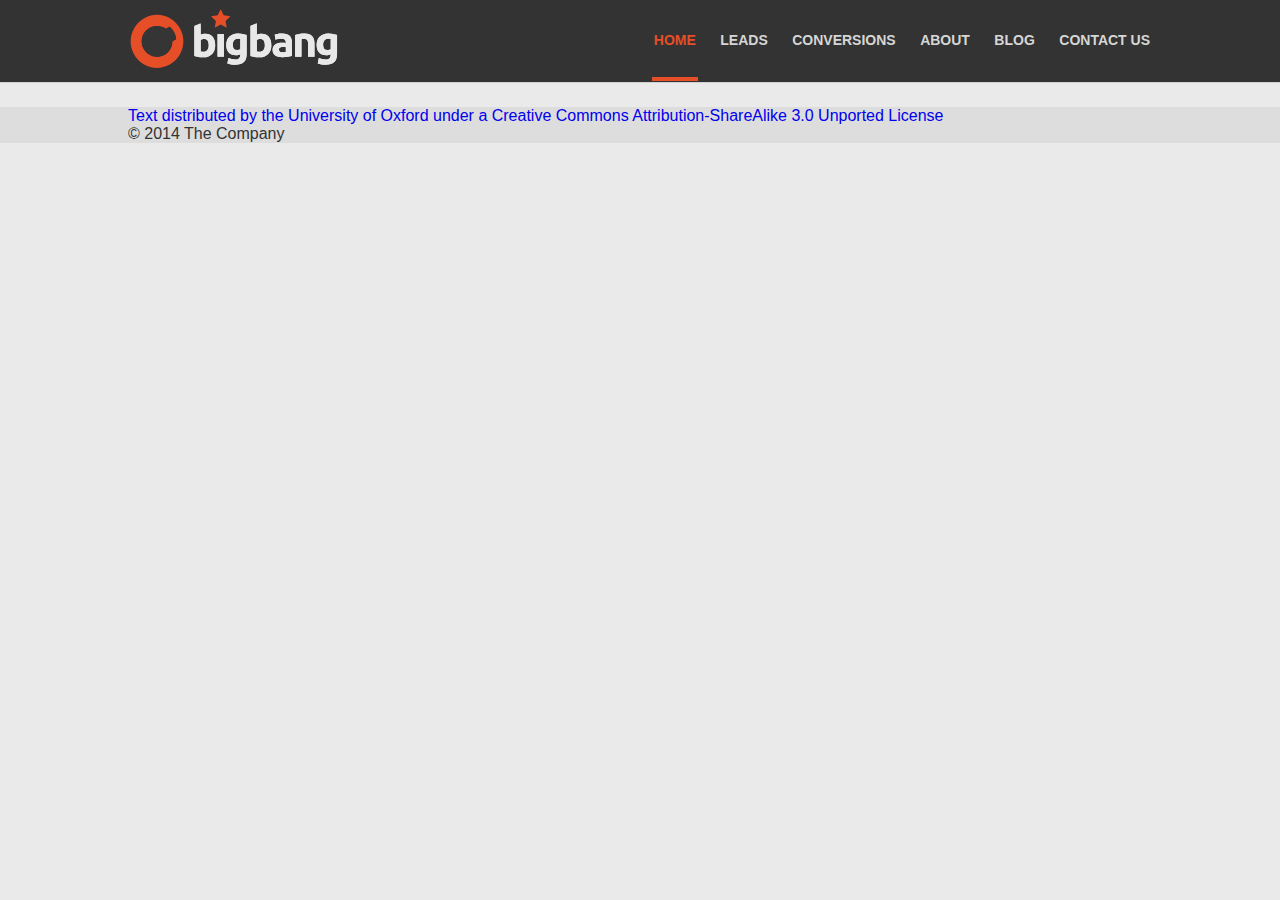
<file: img/Responsive Template - version 1.0.html>
<!DOCTYPE html>
<!-- saved from url=(0103)file:///Applications/XAMPP/xamppfiles/htdocs/Responsive-Template/index.html?codekitCB=414349040.861704# -->
<html class=" js no-touch csstransforms csstransforms3d csstransitions svg js-ready" style=""><head><meta http-equiv="Content-Type" content="text/html; charset=UTF-8">
    <meta charset="utf-8">
   
    <meta name="viewport" content="width=device-width, initial-scale=1, minimum-scale=1">
    <meta http-equiv="X-UA-Compatible" content="IE=edge,chrome=1">

    <title>Responsive Template - version 1.0</title>

    <script src="./Responsive Template - version 1.0_files/modernizr.js"></script>

    <!--[if (gt IE 8) | (IEMobile)]><!-->
    <link type="text/css" rel="stylesheet" href="./Responsive Template - version 1.0_files/global.css">
    <!--<![endif]-->
    <!--[if (lt IE 9) & (!IEMobile)]>
    <link rel="stylesheet" href="css/ie.css">
    <![endif]-->
<style type="text/css" id="LPCodeKitLiveTransitionRule">.livejs-loading * { transition: all .3s ease-out; -webkit-transition: all .3s ease-out;-moz-transition: all .3s ease-out;-o-transition: all .3s ease-out;}</style></head>
<body>

<div id="outer-wrap">
<div id="inner-wrap">
    <div class="site-header stripe stripe-black"> 

               
            <div class="container clearfix">
                    <header id="top" role="banner">
                        <div class="block">
                            <h1 class="block-title"><a href="./Responsive Template - version 1.0_files/Responsive Template - version 1.0.html"><img src="./Responsive Template - version 1.0_files/logo.svg"></a></h1>
                            <a class="nav-btn" id="nav-open-btn" href="file:///Applications/XAMPP/xamppfiles/htdocs/Responsive-Template/index.html?codekitCB=414349040.861704#nav">Site Navigation</a>
                        </div>
                    </header>
                
                        <nav id="nav" role="navigation">
                            <div class="block">
                                <h2 class="block-title">Menu Links</h2>
                                <ul>
                                    <li class="is-active">
                                        <a href="./Responsive Template - version 1.0_files/Responsive Template - version 1.0.html">Home</a>
                                    </li>
                                 <li>
                                        <a href="./Responsive Template - version 1.0_files/Responsive Template - version 1.0.html">Leads</a>
                                    </li>
                                 <li>
                                        <a href="./Responsive Template - version 1.0_files/Responsive Template - version 1.0.html">Conversions</a>
                                    </li>
                                 <li>
                                        <a href="./Responsive Template - version 1.0_files/Responsive Template - version 1.0.html">About</a>
                                    </li>
                                    <li>
                                        <a href="./Responsive Template - version 1.0_files/Responsive Template - version 1.0.html">Blog</a>
                                    </li>
                                 <li>
                                        <a href="./Responsive Template - version 1.0_files/Responsive Template - version 1.0.html">Contact Us</a>
                                    </li>
                                </ul>
                                <a class="close-btn" id="nav-close-btn" href="file:///Applications/XAMPP/xamppfiles/htdocs/Responsive-Template/index.html?codekitCB=414349040.861704#top">Return to Content</a>
                            </div>
                        </nav>
            </div><!--/container -->
       
    </div><!--/#site-header -->

      

    <footer role="contentinfo">
        <div class="container">
            <p class="small"><a href="./Responsive Template - version 1.0_files/Responsive Template - version 1.0.html">Text distributed by the University of Oxford under a Creative Commons Attribution-ShareAlike 3.0 Unported License</a></p>
            <p class="small">© 2014 The Company</p>
        </div>
    </footer>

</div>
<!--/#inner-wrap-->
</div>
<!--/#outer-wrap-->

<script src="./Responsive Template - version 1.0_files/main.js"></script>


</body></html>
</file>
<file: css/ie.css>
/*
Syntax error: Undefined variable: "$background-color".
        on line 6 of /Applications/XAMPP/xamppfiles/htdocs/Responsive-Template/src/_base.scss
        from line 7 of /Applications/XAMPP/xamppfiles/htdocs/Responsive-Template/src/ie.scss

1: /Applications/XAMPP/xamppfiles/htdocs/Responsive-Template/src/ie.scss

Backtrace:
/Applications/XAMPP/xamppfiles/htdocs/Responsive-Template/src/_base.scss:6
/Applications/XAMPP/xamppfiles/htdocs/Responsive-Template/src/ie.scss:7
/Users/eoinleonard/Downloads/CodeKit.app/Contents/Resources/engines/scss/lib/sass/script/variable.rb:49:in `_perform'
/Users/eoinleonard/Downloads/CodeKit.app/Contents/Resources/engines/scss/lib/sass/script/node.rb:40:in `perform'
/Users/eoinleonard/Downloads/CodeKit.app/Contents/Resources/engines/scss/lib/sass/tree/visitors/perform.rb:298:in `visit_prop'
/Users/eoinleonard/Downloads/CodeKit.app/Contents/Resources/engines/scss/lib/sass/tree/visitors/base.rb:37:in `visit'
/Users/eoinleonard/Downloads/CodeKit.app/Contents/Resources/engines/scss/lib/sass/tree/visitors/perform.rb:100:in `visit'
/Users/eoinleonard/Downloads/CodeKit.app/Contents/Resources/engines/scss/lib/sass/tree/visitors/base.rb:53:in `block in visit_children'
/Users/eoinleonard/Downloads/CodeKit.app/Contents/Resources/engines/scss/lib/sass/tree/visitors/base.rb:53:in `map'
/Users/eoinleonard/Downloads/CodeKit.app/Contents/Resources/engines/scss/lib/sass/tree/visitors/base.rb:53:in `visit_children'
/Users/eoinleonard/Downloads/CodeKit.app/Contents/Resources/engines/scss/lib/sass/tree/visitors/perform.rb:109:in `block in visit_children'
/Users/eoinleonard/Downloads/CodeKit.app/Contents/Resources/engines/scss/lib/sass/tree/visitors/perform.rb:121:in `with_environment'
/Users/eoinleonard/Downloads/CodeKit.app/Contents/Resources/engines/scss/lib/sass/tree/visitors/perform.rb:108:in `visit_children'
/Users/eoinleonard/Downloads/CodeKit.app/Contents/Resources/engines/scss/lib/sass/tree/visitors/base.rb:37:in `block in visit'
/Users/eoinleonard/Downloads/CodeKit.app/Contents/Resources/engines/scss/lib/sass/tree/visitors/perform.rb:320:in `visit_rule'
/Users/eoinleonard/Downloads/CodeKit.app/Contents/Resources/engines/scss/lib/sass/tree/visitors/base.rb:37:in `visit'
/Users/eoinleonard/Downloads/CodeKit.app/Contents/Resources/engines/scss/lib/sass/tree/visitors/perform.rb:100:in `visit'
/Users/eoinleonard/Downloads/CodeKit.app/Contents/Resources/engines/scss/lib/sass/tree/visitors/perform.rb:227:in `block in visit_import'
/Users/eoinleonard/Downloads/CodeKit.app/Contents/Resources/engines/scss/lib/sass/tree/visitors/perform.rb:227:in `map'
/Users/eoinleonard/Downloads/CodeKit.app/Contents/Resources/engines/scss/lib/sass/tree/visitors/perform.rb:227:in `visit_import'
/Users/eoinleonard/Downloads/CodeKit.app/Contents/Resources/engines/scss/lib/sass/tree/visitors/base.rb:37:in `visit'
/Users/eoinleonard/Downloads/CodeKit.app/Contents/Resources/engines/scss/lib/sass/tree/visitors/perform.rb:100:in `visit'
/Users/eoinleonard/Downloads/CodeKit.app/Contents/Resources/engines/scss/lib/sass/tree/visitors/base.rb:53:in `block in visit_children'
/Users/eoinleonard/Downloads/CodeKit.app/Contents/Resources/engines/scss/lib/sass/tree/visitors/base.rb:53:in `map'
/Users/eoinleonard/Downloads/CodeKit.app/Contents/Resources/engines/scss/lib/sass/tree/visitors/base.rb:53:in `visit_children'
/Users/eoinleonard/Downloads/CodeKit.app/Contents/Resources/engines/scss/lib/sass/tree/visitors/perform.rb:109:in `block in visit_children'
/Users/eoinleonard/Downloads/CodeKit.app/Contents/Resources/engines/scss/lib/sass/tree/visitors/perform.rb:121:in `with_environment'
/Users/eoinleonard/Downloads/CodeKit.app/Contents/Resources/engines/scss/lib/sass/tree/visitors/perform.rb:108:in `visit_children'
/Users/eoinleonard/Downloads/CodeKit.app/Contents/Resources/engines/scss/lib/sass/tree/visitors/base.rb:37:in `block in visit'
/Users/eoinleonard/Downloads/CodeKit.app/Contents/Resources/engines/scss/lib/sass/tree/visitors/perform.rb:128:in `visit_root'
/Users/eoinleonard/Downloads/CodeKit.app/Contents/Resources/engines/scss/lib/sass/tree/visitors/base.rb:37:in `visit'
/Users/eoinleonard/Downloads/CodeKit.app/Contents/Resources/engines/scss/lib/sass/tree/visitors/perform.rb:100:in `visit'
/Users/eoinleonard/Downloads/CodeKit.app/Contents/Resources/engines/scss/lib/sass/tree/visitors/perform.rb:7:in `visit'
/Users/eoinleonard/Downloads/CodeKit.app/Contents/Resources/engines/scss/lib/sass/tree/root_node.rb:20:in `render'
/Users/eoinleonard/Downloads/CodeKit.app/Contents/Resources/engines/scss/lib/sass/engine.rb:315:in `_render'
/Users/eoinleonard/Downloads/CodeKit.app/Contents/Resources/engines/scss/lib/sass/engine.rb:262:in `render'
/Users/eoinleonard/Downloads/CodeKit.app/Contents/Resources/engines/compass/lib/compass/compiler.rb:140:in `block (2 levels) in compile'
/Users/eoinleonard/Downloads/CodeKit.app/Contents/Resources/engines/compass/lib/compass/compiler.rb:126:in `timed'
/Users/eoinleonard/Downloads/CodeKit.app/Contents/Resources/engines/compass/lib/compass/compiler.rb:139:in `block in compile'
/Users/eoinleonard/Downloads/CodeKit.app/Contents/Resources/engines/compass/lib/compass/logger.rb:45:in `red'
/Users/eoinleonard/Downloads/CodeKit.app/Contents/Resources/engines/compass/lib/compass/compiler.rb:138:in `compile'
/Users/eoinleonard/Downloads/CodeKit.app/Contents/Resources/engines/compass/lib/compass/compiler.rb:118:in `compile_if_required'
/Users/eoinleonard/Downloads/CodeKit.app/Contents/Resources/engines/compass/lib/compass/compiler.rb:103:in `block (2 levels) in run'
/Users/eoinleonard/Downloads/CodeKit.app/Contents/Resources/engines/compass/lib/compass/compiler.rb:101:in `each'
/Users/eoinleonard/Downloads/CodeKit.app/Contents/Resources/engines/compass/lib/compass/compiler.rb:101:in `block in run'
/Users/eoinleonard/Downloads/CodeKit.app/Contents/Resources/engines/compass/lib/compass/compiler.rb:126:in `timed'
/Users/eoinleonard/Downloads/CodeKit.app/Contents/Resources/engines/compass/lib/compass/compiler.rb:100:in `run'
/Users/eoinleonard/Downloads/CodeKit.app/Contents/Resources/engines/compass/lib/compass/commands/update_project.rb:45:in `perform'
/Users/eoinleonard/Downloads/CodeKit.app/Contents/Resources/engines/compass/lib/compass/commands/base.rb:18:in `execute'
/Users/eoinleonard/Downloads/CodeKit.app/Contents/Resources/engines/compass/lib/compass/commands/project_base.rb:19:in `execute'
/Users/eoinleonard/Downloads/CodeKit.app/Contents/Resources/engines/compass/lib/compass/exec/sub_command_ui.rb:43:in `perform!'
/Users/eoinleonard/Downloads/CodeKit.app/Contents/Resources/engines/compass/lib/compass/exec/sub_command_ui.rb:15:in `run!'
/Users/eoinleonard/Downloads/CodeKit.app/Contents/Resources/engines/compass/bin/compass:44:in `block in <main>'
/Users/eoinleonard/Downloads/CodeKit.app/Contents/Resources/engines/compass/bin/compass:58:in `call'
/Users/eoinleonard/Downloads/CodeKit.app/Contents/Resources/engines/compass/bin/compass:58:in `<main>'
*/
body:before {
  white-space: pre;
  font-family: monospace;
  content: "Syntax error: Undefined variable: \"$background-color\".\A         on line 6 of /Applications/XAMPP/xamppfiles/htdocs/Responsive-Template/src/_base.scss\A         from line 7 of /Applications/XAMPP/xamppfiles/htdocs/Responsive-Template/src/ie.scss\A \A 1: /Applications/XAMPP/xamppfiles/htdocs/Responsive-Template/src/ie.scss"; }
</file>
<file: css/global.css>
@-ms-viewport {
  width: device-width;
}

@viewport {
  width: device-width;
}

/*! normalize.css v2.0.1 | MIT License | git.io/normalize */
article,
aside,
details,
figcaption,
figure,
footer,
header,
hgroup,
nav,
section,
summary {
  display: block;
}

audio,
canvas,
video {
  display: inline-block;
}

audio:not([controls]) {
  display: none;
  height: 0;
}

[hidden] {
  display: none;
}

html {
  font-family: sans-serif;
  -webkit-text-size-adjust: 100%;
  -ms-text-size-adjust: 100%;
}

body {
  margin: 0;
}

a:focus {
  outline: thin dotted;
}

a:active,
a:hover {
  outline: 0;
}

h1 {
  font-size: 2em;
}

abbr[title] {
  border-bottom: 1px dotted;
}

b,
strong {
  font-weight: bold;
}

dfn {
  font-style: italic;
}

mark {
  background: #ff0;
  color: #000;
}

code,
kbd,
pre,
samp {
  font-family: monospace, serif;
  font-size: 1em;
}

pre {
  white-space: pre;
  white-space: pre-wrap;
  word-wrap: break-word;
}

q {
  quotes: "\201C" "\201D" "\2018" "\2019";
}

small {
  font-size: 80%;
}

sub,
sup {
  font-size: 75%;
  line-height: 0;
  position: relative;
  vertical-align: baseline;
}

sup {
  top: -0.5em;
}

sub {
  bottom: -0.25em;
}

img {
  border: 0;
}

svg:not(:root) {
  overflow: hidden;
}

figure {
  margin: 0;
}

fieldset {
  border: 1px solid #c0c0c0;
  margin: 0 2px;
  padding: 0.35em 0.625em 0.75em;
}

legend {
  border: 0;
  padding: 0;
}

button,
input,
select,
textarea {
  font-family: inherit;
  font-size: 100%;
  margin: 0;
}

button,
input {
  line-height: normal;
}

button,
html input[type="button"],
input[type="reset"],
input[type="submit"] {
  -webkit-appearance: button;
  cursor: pointer;
}

button[disabled],
input[disabled] {
  cursor: default;
}

input[type="checkbox"],
input[type="radio"] {
  box-sizing: border-box;
  padding: 0;
}

input[type="search"] {
  -webkit-appearance: textfield;
  -moz-box-sizing: content-box;
  -webkit-box-sizing: content-box;
  box-sizing: content-box;
}

input[type="search"]::-webkit-search-cancel-button,
input[type="search"]::-webkit-search-decoration {
  -webkit-appearance: none;
}

button::-moz-focus-inner,
input::-moz-focus-inner {
  border: 0;
  padding: 0;
}

textarea {
  overflow: auto;
  vertical-align: top;
}

table {
  border-collapse: collapse;
  border-spacing: 0;
}

.row {
  width: 100%;
  display: inline-block;
  clear: both;
}

.container .col {
  float: left;
  padding-right: 1em;
}

.container .col.one {
  width: 25%;
}

.container .col.two,
.container .col.three,
.container .col.four {
  width: 50%;
}

.container .col.five,
.container .col.six,
.container .col.seven,
.container .col.eight,
.container .col.nine,
.container .col.ten,
.container .col.eleven,
.container .col.twelve,
.container .col.thirteen,
.container .col.fourteen,
.container .col.fifteen,
.container .col.sixteen {
  width: 100%;
  padding-right: 0;
}

.group:before,
.container:before,
.row:before,
.group:after,
.container:after,
.row:after {
  content: "";
  display: table;
}

.group:after,
.container:after,
.row:after {
  clear: both;
  margin-bottom: -6px;
  /*this was creating a padding effect on bottom of all rows */
}

.group,
.container {
  zoom: 1;
  /* For IE 6/7 (trigger hasLayout) */
}

@media screen and (max-width: 40em) {
  .container .col.one {
    width: 25%;
  }

  .container .col.two {
    width: 50%;
  }

  .container .col.three,
  .container .col.four,
  .container .col.five,
  .container .col.six,
  .container .col.seven,
  .container .col.eight,
  .container .col.nine,
  .container .col.ten,
  .container .col.eleven,
  .container .col.twelve,
  .container .col.thirteen,
  .container .col.fourteen,
  .container .col.fifteen,
  .container .col.sixteen {
    width: 100%;
  }
}
@media screen and (min-width: 46em) {
  .container .col.one {
    width: 6.25%;
  }

  .container .col.two {
    width: 12.5%;
  }

  .container .col.three {
    width: 18.75%;
  }

  .container .col.four {
    width: 25%;
  }

  .container .col.five {
    width: 31.25%;
  }

  .container .col.six {
    width: 37.5%;
  }

  .container .col.seven {
    width: 43.75%;
  }

  .container .col.eight {
    width: 50%;
  }

  .container .col.nine {
    width: 56.25%;
  }

  .container .col.ten {
    width: 62.5%;
  }

  .container .col.eleven {
    width: 68.75%;
  }

  .container .col.twelve {
    width: 75%;
  }

  .container .col.thirteen {
    width: 81.25%;
  }

  .container .col.fourteen {
    width: 87.5%;
  }

  .container .col.fifteen {
    width: 93.75%;
  }

  .container .col.sixteen {
    width: 100%;
  }

  .push-one {
    margin-left: 6.25%;
  }

  .push-two {
    margin-left: 12.5%;
  }

  .push-three {
    margin-left: 18.75%;
  }

  .push-four {
    margin-left: 25%;
  }

  .push-five {
    margin-left: 31.25%;
  }

  .push-six {
    margin-left: 37.5%;
  }

  .push-seven {
    margin-left: 43.75%;
  }

  .push-eight {
    margin-left: 50%;
  }

  .push-nine {
    margin-left: 56.25%;
  }

  .push-ten {
    margin-left: 62.5%;
  }

  .push-eleven {
    margin-left: 68.75%;
  }

  .push-twelve {
    margin-left: 75%;
  }

  .push-thirteen {
    margin-left: 81.25%;
  }

  .push-fourteen {
    margin-left: 87.5%;
  }

  .push-fifteen {
    margin-left: 93.75%;
  }

  .container .col:last-child {
    padding: 0;
  }
}
body {
  color: #333;
  font-family: 'Ubuntu', sans-serif;
  -webkit-font-smoothing: antialiased;
}

h1, h2, h3, h4, h5, h6 {
  color: #e54e27;
  line-height: 1.2em;
}

h4 {
  text-transform: uppercase;
}

a {
  text-decoration: none;
}

p {
  display: inline-block;
  font-size: 16px;
  line-height: 1.5em;
  padding-bottom: 1.675em;
}
p a {
  color: #36aeda;
}
p a:hover, p a:active {
  text-decoration: underline;
}
p a:active {
  color: #2292bb;
}

#nav {
  text-transform: uppercase;
}
@media (min-width: 865px) {
  #nav ul {
    text-align: center;
    white-space: nowrap;
  }
}
#nav ul li a {
  color: #c6c6c6;
  font-size: 14px;
  font-weight: bold;
  outline: none;
}
@media (min-width: 865px) {
  #nav ul li a {
    padding: 16px 2px 28px 2px;
  }
}
#nav ul li a:focus, #nav ul li a:hover {
  color: #e54e27;
  background: #2e2e2e;
}
@media (min-width: 865px) {
  #nav ul li a:focus, #nav ul li a:hover {
    background: none;
    border-bottom: 4px solid #e54e27;
  }
}
#nav ul li a:active {
  color: #e8e8e8;
  background: #242424;
}
@media (min-width: 865px) {
  #nav ul li a:active {
    background: none;
  }
}
#nav ul li.is-active {
  background: #2e2e2e;
}
@media (min-width: 865px) {
  #nav ul li.is-active {
    background: none;
  }
}
#nav ul li.is-active a {
  color: #e54e27;
}
@media (min-width: 865px) {
  #nav ul li.is-active a {
    background: none;
    border-bottom: 4px solid #e54e27;
  }
}
#nav ul li.is-active a:active {
  color: #e8e8e8;
}

@media (min-width: 58em) {
  .intro {
    width: 35%;
    float: left;
  }
}
.intro h2 {
  text-align: center;
  font-size: 42px;
  line-height: 1em;
}
@media (min-width: 34em) {
  .intro h2 {
    font-size: 54px;
    line-height: 1em;
  }
}
@media (min-width: 58em) {
  .intro h2 {
    text-align: left;
  }
}
.intro p {
  line-height: 1.675em;
  color: #e8e8e8;
  text-align: center;
  padding-bottom: 0;
}
@media (min-width: 34em) {
  .intro p {
    font-size: 18px;
    line-height: 1.675em;
  }
}
@media (min-width: 58em) {
  .intro p {
    text-align: left;
  }
}

#overview, #summary {
  position: relative;
  text-align: center;
}
@media (min-width: 46em) {
  #overview, #summary {
    text-align: left;
  }
}
#overview h3, #summary h3 {
  color: #333;
  font-size: 36px;
  line-height: 1.1em;
  letter-spacing: -0.055em;
  width: 80%;
  margin: 0 auto;
  margin-bottom: 44px;
}
@media (min-width: 46em) {
  #overview h3, #summary h3 {
    text-align: center;
  }
}
#overview h4, #summary h4 {
  font-size: 20px;
  text-transform: none;
  padding-top: 3px;
}
@media (min-width: 46em) {
  #overview h4, #summary h4 {
    margin-left: 66px;
    margin-bottom: 4px;
  }
}
@media (min-width: 46em) {
  #overview h4,
  #overview p, #summary h4,
  #summary p {
    margin-top: 0;
    margin-right: 44px;
    margin-left: 66px;
  }
}
#overview hr, #summary hr {
  width: 50%;
  border: 0;
  height: 1px;
  background-color: #ccc;
  margin-bottom: 44px;
}
@media (min-width: 46em) {
  #overview hr, #summary hr {
    margin-bottom: 0;
    height: 0;
    width: 0;
  }
}
@media (min-width: 46em) {
  #overview img, #summary img {
    position: absolute;
  }
}

.sidebar .button {
  font-size: 14px;
}

.page-content h1,
.box-nosidebar h1 {
  text-align: center;
  margin-bottom: 11px;
}
@media (min-width: 865px) {
  .page-content h1,
  .box-nosidebar h1 {
    text-align: left;
  }
}

.box-nosidebar h1 {
  font-size: 28px;
  line-height: 1.1em;
  padding-bottom: 8px;
}
@media (min-width: 34em) {
  .box-nosidebar h1 {
    font-size: 36px;
    line-height: 1.1em;
  }
}
@media (min-width: 865px) {
  .box-nosidebar h1 {
    margin-left: 66px;
  }
}

.page-content h1 {
  font-size: 28px;
  line-height: 1.1em;
  padding-bottom: 8px;
}
@media (min-width: 34em) {
  .page-content h1 {
    font-size: 36px;
    line-height: 1.1em;
  }
}
.page-content h2,
.page-content h3,
.page-content h4 {
  padding: 6px 0 8px 0;
}
.page-content h2.job-description {
  width: 80%;
  margin: auto;
  font-size: 16px;
  text-align: center;
  color: #bababa;
  margin-bottom: 16px;
}
@media (min-width: 865px) {
  .page-content h2.job-description {
    text-align: left;
    margin: 0 0 16px 0;
    width: 100%;
  }
}
@media (min-width: 46em) {
  .page-content p {
    font-size: 18px;
    line-height: 1.5em;
  }
}
.page-content a {
  color: #36aeda;
}
.page-content a:hover, .page-content a:active {
  text-decoration: underline;
}
.page-content a:active {
  color: #2292bb;
}
.page-content .full-post h1 {
  text-align: left;
  margin-bottom: 26px;
}
@media (min-width: 34em) {
  .page-content .full-post h1 {
    margin-bottom: 33px;
  }
}
@media (min-width: 72em) {
  .page-content .full-post h1 {
    font-size: 38px;
  }
}
.page-content .full-post .post-meta {
  color: #bababa;
  font-weight: bold;
  margin-bottom: 12px;
}
.page-content .full-post .post-meta a {
  color: #bababa;
  padding-right: 6px;
  text-decoration: underline;
}
.page-content .full-post .post-meta a:hover, .page-content .full-post .post-meta a:active {
  color: #36aeda;
}
.page-content .full-post .post-meta a:active {
  color: #2292bb;
}

.post h2 {
  font-size: 17px;
  margin-right: 62px;
  padding-bottom: 6px;
}
@media (min-width: 34em) {
  .post h2 {
    font-size: 24px;
    margin-right: 100px;
    padding-bottom: 8px;
  }
}
@media (min-width: 46em) {
  .post h2 {
    font-size: 29px;
    margin-right: 134px;
    padding-bottom: 22px;
  }
}
@media (min-width: 865px) {
  .post h2 {
    font-size: 30px;
    margin-right: 134px;
    padding-top: 8px;
    padding-bottom: 12px;
  }
}
@media (min-width: 72em) {
  .post h2 {
    font-size: 36px;
    margin-right: 0;
  }
}
.post a {
  color: #414142;
}
.post a:hover {
  color: #e54e27;
}
.post p {
  font-size: 16px;
  line-height: 1.4em;
}
@media (min-width: 46em) {
  .post p {
    font-size: 18px;
  }
}
@media (min-width: 72em) {
  .post p {
    margin-right: 22px;
  }
}
.post .post-meta {
  color: #a9aaaa;
  font-size: 13px;
  font-weight: bold;
  margin-bottom: 7px;
}
@media (min-width: 34em) {
  .post .post-meta {
    margin-bottom: 12px;
  }
}
@media (min-width: 46em) {
  .post .post-meta {
    font-size: 18px;
    margin-bottom: 16px;
  }
}
.post .post-meta a {
  color: #36aeda;
}
.post .post-meta a:hover {
  text-decoration: underline;
}
.post .post-meta a:active {
  color: #2292bb;
}

.full-post p,
.full-post img:not(.page-icon),
.full-post ol,
.full-post ul, .page-content p,
.page-content img:not(.page-icon),
.page-content ol,
.page-content ul {
  margin-bottom: 22px;
}
.full-post h2, .page-content h2 {
  margin-bottom: 3px;
}
@media (min-width: 46em) {
  .full-post h2, .page-content h2 {
    font-size: 30px;
    margin-bottom: 8px;
  }
}
.full-post h4, .page-content h4 {
  margin-bottom: 4px;
}
.full-post ol, .page-content ol {
  list-style: disc;
  margin-left: 18px;
  line-height: 1.4em;
}
@media (min-width: 46em) {
  .full-post ol, .page-content ol {
    margin-left: 0;
  }
}
.full-post ol li, .page-content ol li {
  margin-bottom: 18px;
}

.menu {
  overflow: hidden;
}
.menu a {
  background: none repeat scroll 0 0;
  text-decoration: none;
}
.menu a,
.menu span {
  display: block;
  line-height: normal;
  text-transform: uppercase;
}
.menu li {
  display: inline-block;
  vertical-align: middle;
}

#breadcrumbs {
  display: inline-block;
  vertical-align: top;
  background: none repeat scroll 0 0;
  width: 100%;
}
@media (min-width: 865px) {
  #breadcrumbs {
    padding: 0 0 0 38px;
  }
}
@media (min-width: 72em) {
  #breadcrumbs {
    padding: 0 0 0 82px;
  }
}
#breadcrumbs ul,
#breadcrumbs a,
#breadcrumbs span {
  display: inline-block;
  vertical-align: top;
}
#breadcrumbs img {
  height: 31px;
  margin: 0;
}
#breadcrumbs a.index {
  position: relative;
}
#breadcrumbs a.index img {
  background-color: #3d3d3d;
  padding: 6px 2px 6px 0;
  margin-bottom: -2px;
  opacity: 0.8;
}
@media (min-width: 865px) {
  #breadcrumbs a.index img {
    padding: 6px 16px 6px 0;
  }
}
#breadcrumbs a.index img:hover {
  opacity: 0.4;
}
#breadcrumbs a.index img:active {
  opacity: 1;
}
#breadcrumbs a.index:after {
  content: "";
  width: 0;
  height: 0;
  border-left: 35px solid transparent;
  border-right: 35px solid transparent;
  border-bottom: 17px solid #3d3d3d;
  position: absolute;
  z-index: 100;
  top: 8px;
  right: -43px;
  transform: rotate(90deg);
  -ms-transform: rotate(90deg);
  -webkit-transform: rotate(90deg);
}

#breadcrumbs ul li li {
  margin-left: -4px;
}
#breadcrumbs ul li li a {
  font-size: 12px;
  font-weight: bold;
  color: #cfcfcf;
  background: none repeat scroll 0 0 #4a4a4a;
  padding: 10px 12px 10px 34px;
  position: relative;
}
#breadcrumbs ul li li a:after {
  content: "";
  width: 0;
  height: 0;
  border-left: 35px solid transparent;
  border-right: 35px solid transparent;
  border-bottom: 17px solid #4a4a4a;
  position: absolute;
  z-index: 100;
  top: 8px;
  right: -43px;
  transform: rotate(90deg);
  -ms-transform: rotate(90deg);
  -webkit-transform: rotate(90deg);
}
#breadcrumbs ul li li a:hover {
  color: #333333;
  background: #636363;
}
#breadcrumbs ul li li a:hover:after {
  border-bottom: 17px solid #636363;
}
#breadcrumbs ul li li a:active {
  color: #e8e8e8;
  background: #8a8a8a;
}
#breadcrumbs ul li li a:active:after {
  content: "";
  width: 0;
  height: 0;
  border-left: 35px solid transparent;
  border-right: 35px solid transparent;
  border-bottom: 17px solid #8a8a8a;
  position: absolute;
  z-index: 100;
  top: 8px;
  right: -43px;
  transform: rotate(90deg);
  -ms-transform: rotate(90deg);
  -webkit-transform: rotate(90deg);
}
#breadcrumbs ul li li li a {
  background: none repeat scroll 0 0 #575757;
}
#breadcrumbs ul li li li a:after {
  content: "";
  width: 0;
  height: 0;
  border-left: 35px solid transparent;
  border-right: 35px solid transparent;
  border-bottom: 17px solid #575757;
  position: absolute;
  z-index: 100;
  top: 8px;
  right: -43px;
  transform: rotate(90deg);
  -ms-transform: rotate(90deg);
  -webkit-transform: rotate(90deg);
}
#breadcrumbs ul li li li a:hover {
  background: #707070;
}
#breadcrumbs ul li li li a:hover:after {
  border-bottom: 17px solid #707070;
}
#breadcrumbs ul li li li a:active {
  color: #e8e8e8;
  background: #8a8a8a;
}
#breadcrumbs ul li li li a:active:after {
  content: "";
  width: 0;
  height: 0;
  border-left: 35px solid transparent;
  border-right: 35px solid transparent;
  border-bottom: 17px solid #8a8a8a;
  position: absolute;
  z-index: 100;
  top: 8px;
  right: -43px;
  transform: rotate(90deg);
  -ms-transform: rotate(90deg);
  -webkit-transform: rotate(90deg);
}
#breadcrumbs ul li li .current a {
  color: #9c9c9c;
  background: none repeat scroll 0 0 #575757;
}
#breadcrumbs ul li li .current a:hover, #breadcrumbs ul li li .current a:active {
  color: #cfcfcf;
  background: none repeat scroll 0 0 #575757;
  cursor: default;
}
#breadcrumbs ul li li .current a:hover:after {
  content: "";
  width: 0;
  height: 0;
  border-left: 35px solid transparent;
  border-right: 35px solid transparent;
  border-bottom: 17px solid #575757;
  position: absolute;
  z-index: 100;
  top: 8px;
  right: -43px;
  transform: rotate(90deg);
  -ms-transform: rotate(90deg);
  -webkit-transform: rotate(90deg);
}
#breadcrumbs ul li .current a {
  color: #9c9c9c;
  background: none repeat scroll 0 0 #4a4a4a;
}
#breadcrumbs ul li .current a:hover, #breadcrumbs ul li .current a:active {
  color: #9c9c9c;
  background: none repeat scroll 0 0 #4a4a4a;
  cursor: default;
}
#breadcrumbs ul li .current a:hover:after {
  content: "";
  width: 0;
  height: 0;
  border-left: 35px solid transparent;
  border-right: 35px solid transparent;
  border-bottom: 17px solid #4a4a4a;
  position: absolute;
  z-index: 100;
  top: 8px;
  right: -43px;
  transform: rotate(90deg);
  -ms-transform: rotate(90deg);
  -webkit-transform: rotate(90deg);
}

#info {
  float: none;
  width: 100%;
  height: 1140px;
  margin: 0;
  padding: 0;
  display: block;
  text-align: center;
  position: relative;
}
@media (min-width: 34em) {
  #info {
    height: 630px;
  }
}
@media (min-width: 58em) {
  #info {
    display: inline-block;
    width: 540px;
    float: right;
  }
}
@media (min-width: 72em) {
  #info {
    margin-right: 66px;
  }
}
#info #info-full {
  width: 140px;
  margin: 0 auto;
  padding: 0 0  0;
  position: relative;
  z-index: 0;
  display: inline-block;
}
#info #info-full:after {
  content: "";
  width: 0px;
  height: 900px;
  position: absolute;
  top: 60px;
  right: 59px;
  background-color: transparent;
  border: 12px solid #555;
  border-radius: 0;
  z-index: -1;
}
@media (min-width: 34em) {
  #info #info-full {
    width: 460px;
  }
  #info #info-full:after {
    position: absolute;
    top: 80px;
    right: 52px;
    content: "";
    width: 300px;
    height: 300px;
    position: absolute;
    background-color: transparent;
    border: 25px solid #555;
    border-radius: 100%;
    z-index: -1;
  }
}
#info a,
#info span {
  vertical-align: middle;
  display: table-cell;
  text-decoration: none;
  color: white;
  text-align: center;
  line-height: 1em;
  height: 140px;
  width: 140px;
  font-size: 18px;
}

#info-full li {
  padding: 0;
  width: 140px;
  height: 140px;
  list-style: none;
  position: absolute;
  background-color: #e54e27;
  border-radius: 100%;
  border: 5px solid #e6e6e6;
  font-weight: bold;
  transition: all 0.3s;
}
#info-full li a {
  color: white;
  padding-bottom: 5px;
  position: relative;
  z-index: 10;
}
#info-full li li {
  width: 69px;
  height: 69px;
  border: 3px solid #e6e6e6;
  position: absolute;
  transition: all 0.3s;
  background-color: #3f92bc;
}
#info-full li li a:before {
  transition: all 0.3s;
  content: " ";
  width: 0px;
  height: 0px;
  background-color: #00b7e2;
  position: absolute;
  top: 31.5px;
  left: 31.5px;
  z-index: -10;
  border-radius: 100%;
}
#info-full li li a,
#info-full li li span {
  height: 69px;
  width: 69px;
  font-size: 12px;
  padding: 0 0 4px 0;
  text-align: center;
}
#info-full li li:hover a:before {
  content: " ";
  width: 63px;
  height: 63px;
  background-color: #00b7e2;
  position: absolute;
  top: 0;
  left: 0;
  z-index: -10;
}

#info .info-leads a,
#info #info .info-conversions a,
#info #info .info-reporting a {
  padding-bottom: 10px;
}

#info .info-leads {
  position: absolute;
  top: 140px;
  background-image: url(../img/icon-info.svg);
  background-repeat: no-repeat;
  background-position: center center;
  background-size: 140px;
}
#info .info-conversions {
  position: absolute;
  top: 510px;
  background-image: url(../img/icon-info.svg);
  background-repeat: no-repeat;
  background-position: center center;
  background-size: 140px;
}
@media (min-width: 34em) {
  #info .info-conversions {
    position: absolute;
    top: 140px;
    right: 0;
  }
}
#info .info-reporting {
  position: absolute;
  top: 880px;
  background-image: url(../img/icon-info.svg);
  background-repeat: no-repeat;
  background-position: center center;
  background-size: 140px;
}
@media (min-width: 34em) {
  #info .info-reporting {
    position: absolute;
    top: 360px;
    right: 160px;
  }
}

.info-top-left {
  top: -71px;
  right: 100px;
}
.info-top-left:after {
  content: "";
  width: 0;
  height: 0;
  border-left: 9px solid rgba(255, 255, 255, 0);
  border-right: 9px solid rgba(255, 255, 255, 0);
  border-top: 9px solid #e6e6e6;
  position: absolute;
  right: -5px;
  bottom: 1px;
  transform: rotate(-45deg);
  -ms-transform: rotate(-45deg);
  /* IE 9 */
  -webkit-transform: rotate(-45deg);
  /* Safari and Chrome */
}

.info-top-middle {
  top: -120px;
  left: 30px;
}
.info-top-middle:after {
  content: "";
  width: 0;
  height: 0;
  border-left: 9px solid transparent;
  border-right: 9px solid transparent;
  border-top: 9px solid #e6e6e6;
  position: absolute;
  right: 23px;
  bottom: -11px;
}

.info-top-right {
  top: -71px;
  right: -41px;
}
.info-top-right:after {
  content: "";
  width: 0;
  height: 0;
  border-left: 9px solid transparent;
  border-right: 9px solid transparent;
  border-top: 9px solid #e6e6e6;
  position: absolute;
  left: -5px;
  bottom: 1px;
  transform: rotate(45deg);
  -ms-transform: rotate(45deg);
  /* IE 9 */
  -webkit-transform: rotate(45deg);
  /* Safari and Chrome */
}

.info-bottom-left {
  top: 131px;
  right: 100px;
}
.info-bottom-left:after {
  content: "";
  width: 0;
  height: 0;
  border-left: 9px solid transparent;
  border-right: 9px solid transparent;
  border-top: 9px solid #e6e6e6;
  position: absolute;
  right: -5px;
  top: 1px;
  transform: rotate(225deg);
  -ms-transform: rotate(225deg);
  /* IE 9 */
  -webkit-transform: rotate(225deg);
  /* Safari and Chrome */
}

.info-bottom-middle {
  top: 175px;
  left: 28px;
}
.info-bottom-middle:after {
  content: "";
  width: 0;
  height: 0;
  border-left: 9px solid transparent;
  border-right: 9px solid transparent;
  border-top: 9px solid #e6e6e6;
  position: absolute;
  left: 23px;
  top: -23px;
}

.info-bottom-right {
  top: 134px;
  right: -41px;
}
.info-bottom-right:after {
  content: "";
  width: 0;
  height: 0;
  border-left: 9px solid transparent;
  border-right: 9px solid transparent;
  border-top: 9px solid #e6e6e6;
  position: absolute;
  left: -5px;
  top: 1px;
  transform: rotate(135deg);
  -ms-transform: rotate(135deg);
  /* IE 9 */
  -webkit-transform: rotate(135deg);
  /* Safari and Chrome */
}

.info-leads a:before,
.info-conversions a:before,
.info-reporting a:before {
  transition: all 0.3s;
  content: " ";
  width: 0px;
  height: 0px;
  background-color: rgba(255, 255, 255, 0.05);
  position: absolute;
  top: 65px;
  left: 65px;
  z-index: -10;
  border-radius: 100%;
}
.info-leads a:hover:before,
.info-conversions a:hover:before,
.info-reporting a:hover:before {
  transition: all 0.3s;
  content: " ";
  width: 130px;
  height: 130px;
  background-color: rgba(255, 255, 255, 0.1);
  top: 0px;
  left: 0px;
  z-index: -10;
  border-radius: 100%;
}
.info-leads a:active:before,
.info-conversions a:active:before,
.info-reporting a:active:before {
  transition: none;
  background-color: rgba(0, 0, 0, 0.1);
}

.sidebar #info {
  float: none;
  width: 100%;
  height: 880px;
}
@media (min-width: 34em) and (max-width: 54em) {
  .sidebar #info {
    height: 570px;
  }
}
.sidebar #info #info-full {
  width: 140px;
}
.sidebar #info #info-full:after {
  content: "";
  width: 0px;
  height: 660px;
  right: 59px;
  top: 60px;
  margin: auto;
  background-color: transparent;
  border: 12px solid #555;
  border-radius: 0;
  z-index: -1;
}
@media (min-width: 34em) and (max-width: 54em) {
  .sidebar #info #info-full {
    width: 460px;
  }
  .sidebar #info #info-full:after {
    position: absolute;
    top: 80px;
    right: 52px;
    content: "";
    width: 300px;
    height: 300px;
    position: absolute;
    background-color: transparent;
    border: 25px solid #555;
    border-radius: 100%;
    z-index: -1;
  }
}
@media (min-width: 865px) {
  .sidebar #info .info-leads {
    position: absolute;
    top: 140px;
  }
  .sidebar #info .info-conversions {
    position: absolute;
    top: 550px;
  }
  .sidebar #info .info-reporting {
    position: absolute;
    top: 950px;
    right: 0;
  }
}

.sidebar #info .dormant {
  background-color: #ddd;
}

#info .info-leads.dormant {
  position: absolute;
  top: 30px;
}
#info .info-conversions.dormant {
  position: absolute;
  top: 320px;
}
#info .info-conversions.info-active {
  position: absolute;
  top: 410px;
}
#info .info-reporting.info-active {
  position: absolute;
  top: 610px;
}
#info .info-leads.dormant a,
#info .info-conversions.dormant a,
#info .info-reporting.dormant a {
  color: #828282;
}
#info .info-leads.dormant:hover,
#info .info-conversions.dormant:hover,
#info .info-reporting.dormant:hover {
  background-color: #e54e27;
}
#info .info-leads.dormant:hover a,
#info .info-conversions.dormant:hover a,
#info .info-reporting.dormant:hover a {
  color: #e8e8e8;
}
#info .info-reporting.dormant {
  position: absolute;
  top: 720px;
}
@media (min-width: 34em) and (max-width: 54em) {
  #info .info-leads.info-active,
  #info .info-leads.dormant {
    position: absolute;
    top: 140px;
    left: 0;
  }
  #info .info-conversions.dormant,
  #info .info-conversions.info-active {
    position: absolute;
    top: 140px;
    right: 0;
  }
  #info .info-reporting.info-active,
  #info .info-reporting.dormant {
    position: absolute;
    top: 360px;
    right: 160px;
  }
}

body {
  position: relative;
  width: 100%;
  min-width: 320px;
  background: #efefef;
  -webkit-font-smoothing: antialiased;
}
body img {
  border: none;
  max-width: 100%;
  height: auto;
}
body * {
  -webkit-box-sizing: border-box;
  -moz-box-sizing: border-box;
  box-sizing: border-box;
}

.container {
  display: block;
  width: 96%;
  margin: auto;
}
@media (min-width: 865px) {
  .container {
    width: 90%;
    max-width: 1204px;
    margin: auto;
  }
}

#site-header {
  width: 100%;
  background-color: #333333;
  border-bottom: 1px solid #333;
}

.stripe-mid-grey, .bread {
  margin-bottom: 16px;
}
@media (min-width: 46em) {
  .stripe-mid-grey, .bread {
    margin-bottom: 22px;
  }
}

.box, .box-nosidebar {
  position: relative;
  width: 100%;
  background-color: white;
  margin-bottom: 22px;
  -webkit-box-shadow: 0 0 7px rgba(0, 0, 0, 0.05);
  -moz-box-shadow: 0 0 7px rgba(0, 0, 0, 0.05);
  box-shadow: 0 0 7px rgba(0, 0, 0, 0.05);
}

.box-nosidebar {
  padding: 0 5%;
}
@media (min-width: 34em) {
  .box-nosidebar {
    padding: 0 10%;
  }
}
@media (min-width: 865px) {
  .box-nosidebar {
    padding: 0 22px;
  }
}
@media (min-width: 72em) {
  .box-nosidebar {
    padding: 0 66px;
  }
}

.box-nosidebar, .page-content {
  padding-top: 39.6px;
  padding-bottom: 39.6px;
}
@media (min-width: 34em) {
  .box-nosidebar, .page-content {
    padding-top: 55px;
  }
}

.box {
  display: block;
}
@media (min-width: 865px) {
  .box {
    display: table;
  }
}
.box .page-content {
  width: 100%;
}
@media (min-width: 865px) {
  .box .page-content {
    display: table-cell;
    vertical-align: top;
    padding-left: 22px;
    padding-right: 22px;
  }
}
@media (min-width: 72em) {
  .box .page-content {
    padding-left: 66px;
    padding-right: 66px;
  }
}
.box .page-content h1,
.box .page-content h2,
.box .page-content h3,
.box .page-content h4,
.box .page-content h5,
.box .page-content p,
.box .page-content ul,
.box .page-content ol,
.box .page-content .post-meta,
.box .page-content #comment-container,
.box .page-content .contact-form {
  padding: 0 5%;
}
@media (min-width: 34em) {
  .box .page-content h1,
  .box .page-content h2,
  .box .page-content h3,
  .box .page-content h4,
  .box .page-content h5,
  .box .page-content p,
  .box .page-content ul,
  .box .page-content ol,
  .box .page-content .post-meta,
  .box .page-content #comment-container,
  .box .page-content .contact-form {
    padding: 0 10%;
  }
}
@media (min-width: 865px) {
  .box .page-content h1,
  .box .page-content h2,
  .box .page-content h3,
  .box .page-content h4,
  .box .page-content h5,
  .box .page-content p,
  .box .page-content ul,
  .box .page-content ol,
  .box .page-content .post-meta,
  .box .page-content #comment-container,
  .box .page-content .contact-form {
    padding: 0 66px;
  }
}
.box .sidebar {
  width: 100%;
  background-color: #414142;
}
.box .sidebar img {
  border-radius: 100%;
}
@media (min-width: 865px) {
  .box .sidebar {
    display: table-cell;
    min-width: 240px;
  }
}

.page-content {
  max-width: 829px;
}
@media (min-width: 865px) {
  .page-content {
    max-width: 520px;
  }
}

ul, ol {
  padding: 0;
  list-style: none;
}

h1, h2, h3, h4, h5, h6, p, ul, ol {
  margin: 0;
}

.intro {
  margin-top: 22px;
  clear: left;
}
@media (min-width: 58em) {
  .intro {
    width: 31%;
    float: left;
    margin-top: 88px;
    margin-left: 22px;
  }
}
@media (min-width: 72em) {
  .intro {
    margin-left: 66px;
    width: 34%;
  }
}
.intro h2 {
  margin-bottom: 22px;
}
@media (min-width: 58em) {
  .intro h2 {
    margin-bottom: 33px;
  }
}
.intro p {
  margin: 0 5%;
}
@media (min-width: 34em) {
  .intro p {
    margin: 0 10%;
  }
}
@media (min-width: 58em) {
  .intro p {
    text-align: left;
    margin: 0;
  }
}

@media (min-width: 46em) {
  #overview {
    margin-bottom: 44px;
  }
}

.post {
  position: relative;
  padding-top: 22px;
  border-bottom: 1px solid #ccc;
}
@media (min-width: 46em) {
  .post {
    margin-top: 26.4px;
    padding-bottom: 26.4px;
  }
}
@media (min-width: 865px) {
  .post {
    margin: 26.4px 66px 0 66px;
  }
}
@media (min-width: 72em) {
  .post .table {
    width: 100%;
    display: table;
  }
}
.post .table-left {
  width: 100%;
}
@media (min-width: 72em) {
  .post .table-left {
    display: table-cell;
    vertical-align: top;
  }
}
.post img {
  border-radius: 100%;
  width: 62px;
  position: absolute;
  top: 22px;
  right: 0;
}
@media (min-width: 34em) {
  .post img {
    width: 90px;
  }
}
@media (min-width: 46em) {
  .post img {
    min-width: 130px;
  }
}
@media (min-width: 72em) {
  .post img {
    position: static;
    display: table-cell;
    min-width: 190px;
  }
}

.button {
  padding: 14px 36px;
  border: none;
  border-bottom: 6px solid rgba(0, 0, 0, 0.2);
  -webkit-appearance: none;
  -webkit-border-radius: 0;
  border-radius: 0;
  background-color: #e8e8e8;
  text-align: center;
  text-transform: uppercase;
  font-weight: bold;
  display: inline-block;
}

.block-button {
  display: block;
}
@media (min-width: 34em) {
  .block-button {
    margin: auto;
    width: 260px;
  }
}

.blue {
  color: white;
  background-color: #3f92bc !important;
}
.blue a {
  color: white;
}
.blue:hover {
  background-color: #509dc4 !important;
}
.blue:active {
  background-color: #3b89b1 !important;
}

.orange {
  color: white;
  background-color: #e54e27 !important;
}
.orange a {
  color: white;
}
.orange:hover {
  background-color: #e75935 !important;
}
.orange:active {
  background-color: #e2441b !important;
}

.stripe-grey {
  background-color: #3d3d3d;
  border-top: 1px solid #303030;
  margin-top: 0px;
}

.stripe-mid-grey {
  background-color: #4c4c4c;
  padding: 8px 0 14px 0;
}

.block {
  position: relative;
}

.close-btn {
  display: block;
  width: 2.625em;
  height: 2.25em;
  padding: 0;
  border: 0;
  outline: none;
  background: url("../img/close-btn.svg") left center no-repeat;
  background-size: 1.875em 1.875em;
  overflow: hidden;
  white-space: nowrap;
  text-indent: 100%;
  filter: progid:DXImageTransform.Microsoft.Alpha(Opacity=100);
  opacity: 1;
  -webkit-tap-highlight-color: rgba(0, 0, 0, 0);
}
.no-svg .close-btn {
  background-image: url("../img/close-btn.png");
}
.close-btn:focus, .close-btn:hover {
  filter: progid:DXImageTransform.Microsoft.Alpha(Opacity=100);
  opacity: 1;
}

.nav-btn {
  display: block;
  width: 2.625em;
  height: 2.25em;
  padding: 0;
  border: 0;
  outline: none;
  background: left center no-repeat;
  background-size: 1.875em 1.5em;
  overflow: hidden;
  white-space: nowrap;
  text-indent: 100%;
  filter: progid:DXImageTransform.Microsoft.Alpha(Opacity=70);
  opacity: 0.7;
  -webkit-tap-highlight-color: rgba(0, 0, 0, 0);
}
.nav-btn:after {
  content: "";
  position: absolute;
  left: 0;
  top: 0.5em;
  width: 24px;
  height: 3px;
  background: #e8e8e8;
  box-shadow: 0 8px 0 0 #e8e8e8, 0 16px 0 0 #e8e8e8;
}
.nav-btn:hover, .nav-btn:focus {
  filter: progid:DXImageTransform.Microsoft.Alpha(Opacity=100);
  opacity: 1;
}
.nav-btn:active:after {
  background: #e54e27;
  box-shadow: 0 8px 0 0 #e54e27, 0 16px 0 0 #e54e27;
}

#outer-wrap {
  position: relative;
  overflow: hidden;
  width: 100%;
}

#inner-wrap {
  position: relative;
  width: 100%;
}

#nav {
  z-index: 200;
  position: relative;
  overflow: hidden;
  width: 100%;
}
@media (min-width: 865px) {
  #nav {
    width: auto;
    display: inline-block;
    float: right;
  }
}
@media (min-width: 72em) {
  #nav {
    margin-right: 22px;
  }
}
#nav .close-btn {
  display: none;
}
@media (min-width: 865px) {
  #nav .close-btn {
    border: 0;
    clip: rect(0 0 0 0);
    height: 1px;
    margin: -1px;
    overflow: hidden;
    padding: 0;
    position: absolute;
    width: 1px;
  }
}
#nav .block-title {
  border: 0;
  clip: rect(0 0 0 0);
  height: 1px;
  margin: -1px;
  overflow: hidden;
  padding: 0;
  position: absolute;
  width: 1px;
}
#nav .block {
  z-index: 2;
  position: relative;
  padding: 0.75em 1.25em;
}
@media (min-width: 865px) {
  #nav .block {
    padding: 19px 0 0 0;
  }
}
#nav ul {
  *zoom: 1;
  display: block;
}
#nav ul:before, #nav ul:after {
  content: "";
  display: table;
}
#nav ul:after {
  clear: both;
}
#nav li {
  display: block;
}
@media (min-width: 865px) {
  #nav li {
    display: inline-block;
    margin-left: 10px;
  }
}
@media (min-width: 72em) {
  #nav li {
    margin-left: 18px;
  }
}
#nav li a {
  display: block;
}

#top {
  z-index: 100;
  position: relative;
  color: #fff;
  padding: 8px 0 12px 0;
}
@media (min-width: 865px) {
  #top {
    width: 200px;
    display: inline-block;
    float: left;
    margin-left: 22px;
  }
  #top .nav-btn {
    border: 0;
    clip: rect(0 0 0 0);
    height: 1px;
    margin: -1px;
    overflow: hidden;
    padding: 0;
    position: absolute;
    width: 1px;
  }
}
@media (min-width: 865px) and (min-width: 72em) {
  #top {
    margin-left: 66px;
  }
}
#top .block-title {
  margin: 0;
  font-size: 1.875em;
  line-height: 1.2em;
  text-align: center;
  white-space: nowrap;
}
@media (min-width: 865px) {
  #top .block-title {
    text-align: left;
  }
}
#top .block-title img {
  width: 200px;
  margin: auto;
}
#top .nav-btn {
  position: absolute;
  top: 0.875em;
  left: 0em;
}
#top a {
  color: #e54e27;
}

#overview img,
.page-icon {
  width: 40px;
  height: auto;
  display: block;
  margin: 0 auto;
  margin-bottom: 8px;
}
@media (min-width: 865px) {
  #overview img,
  .page-icon {
    width: 42px;
  }
}

@media (min-width: 865px) {
  .page-icon {
    position: absolute;
  }
}

.contact-form {
  margin-bottom: 10px;
}
.contact-form input,
.contact-form textarea,
.contact-form label {
  display: block;
  width: 100%;
}
.contact-form input:not([type=submit]),
.contact-form textarea {
  background-color: #eaeaea;
  padding: 12px 14px;
  margin-bottom: 12px;
  border: none;
  color: #333;
  -webkit-appearance: none;
  -webkit-border-radius: 0;
  border-radius: 0;
}
.contact-form input:not([type=submit]):focus,
.contact-form textarea:focus {
  outline: none;
  box-shadow: none;
  border-bottom: 4px solid #e54e27;
  margin-bottom: 8px;
}
.contact-form label {
  margin-bottom: 6px;
}
.contact-form input[type=submit]:focus, .contact-form input[type=submit]:hover, .contact-form input[type=submit]:active {
  box-shadow: none;
  outline: none;
  -webkit-appearance: none;
  -webkit-border-radius: 0;
  border-radius: 0;
}
.contact-form input[type=submit]:active {
  background-color: #d8411a !important;
}
@media (min-width: 34em) {
  .contact-form input[type=submit].button {
    display: inline-block;
    width: 260px;
  }
}

.sidebar {
  overflow: hidden;
}
.sidebar .staff-member-intro {
  width: 200px;
  margin: auto;
  padding: 12px 0 16px 0;
  text-align: center;
  clear: both;
  border-bottom: 1px solid #606060;
}
.sidebar .staff-member-intro:last-child {
  padding-bottom: 66px;
  border-bottom: 0;
}
.sidebar .staff-member-intro img {
  padding: 12px;
  width: 170px;
}
.sidebar .staff-member-intro h3 {
  margin: 0 0 4px 0;
  color: #ddd;
  font-size: 24px;
}
.sidebar .staff-member-intro h4 {
  font-size: 14px;
  color: #929293;
  margin: 0 0 18px 0;
}
.sidebar .staff-member-intro p {
  color: #929293;
  line-height: 1.375em;
}
.sidebar .staff-member-intro .button {
  display: block;
}
@media (min-width: 34em) and (max-width: 54em) {
  .sidebar .staff-member-intro {
    display: block;
    padding: 28px 0 66px 0;
    text-align: left;
    width: 100%;
    margin: 0 auto;
  }
  .sidebar .staff-member-intro:first-child {
    padding-top: 10px;
  }
  .sidebar .staff-member-intro:last-child {
    padding-bottom: 66px;
    border-bottom: 0;
  }
  .sidebar .staff-member-intro h3 {
    font-size: 30px;
    margin: 22px 0 8px 0;
  }
  .sidebar .staff-member-intro h4 {
    margin: 0 0 18px 0;
  }
  .sidebar .staff-member-intro img {
    float: left;
    width: 28%;
    min-width: 180px;
    margin-right: 8%;
    overflow: hidden;
  }
  .sidebar .staff-member-intro .button {
    width: 30%;
    min-width: 190px;
    display: inline-block;
  }
}

.sidebar .blog-author {
  width: 90%;
  margin: auto;
  padding: 0 0 44px 0;
  text-align: center;
  clear: both;
}
@media (min-width: 34em) {
  .sidebar .blog-author {
    width: 80%;
  }
}
@media (min-width: 865px) {
  .sidebar .blog-author {
    width: 100%;
  }
}
.sidebar .blog-author img {
  margin-bottom: 16px;
  max-width: 180px;
}
.sidebar .blog-author h3 {
  margin: 0 0 8px 0;
  color: #ddd;
  font-size: 26px;
}
.sidebar .blog-author h4 {
  font-size: 14px;
  color: #929293;
  margin: 0 0 12px 0;
}
.sidebar .blog-author p {
  color: #9b9b9b;
  padding-bottom: 18px;
  line-height: 1.375em;
}
.sidebar .blog-author .button {
  display: block;
}
@media (min-width: 34em) and (max-width: 54em) {
  .sidebar .blog-author {
    text-align: left;
    width: auto;
    margin: 0 auto;
    margin-left: 0;
    margin-right: 0;
    display: table;
  }
  .sidebar .blog-author .author-img {
    display: table-cell;
    min-width: 140px;
  }
  .sidebar .blog-author .author-img img {
    width: 100%;
  }
  .sidebar .blog-author .author-bio {
    display: table-cell;
    vertical-align: top;
    width: 100%;
    padding-left: 30px;
  }
  .sidebar .blog-author .author-bio h3 {
    font-size: 26px;
  }
  .sidebar .blog-author .author-bio .button {
    width: 200px;
  }
}
@media (min-width: 865px) {
  .sidebar .blog-author {
    margin-top: 22px;
  }
  .sidebar .blog-author img {
    width: 150px;
  }
}

#comment-container {
  margin: 44px 0;
  border-top: 1px solid #9b9b9b;
  padding-top: 44px;
}
#comment-container .comment {
  display: inline-block;
}
#comment-container .comment .comment-author .comment-img {
  float: left;
  width: 50px;
  margin: 0;
}
#comment-container .comment .comment-author .author-name {
  display: inline-block;
  font-weight: bold;
  font-size: 22px;
  height: 50px;
  display: table-cell;
  color: #5f6060;
  padding: 0 0 0 10px;
  vertical-align: middle;
}
#comment-container .comment .comment-text p {
  font-size: 16px;
  line-height: 1.5em;
  clear: both;
  padding: 0;
}
#comment-container .comment .datetime {
  display: inline-block;
  color: #a9aaaa;
  margin: 12px 0 4px 0;
  font-weight: bold;
}
#comment-container ol {
  list-style: none;
  padding: 0;
  margin-left: 0;
}
#comment-container ol li {
  display: inline-block;
  padding: 16px 0 8px 0;
  margin: 0 0 4px 0;
  border-bottom: 1px solid #ebebeb;
}
#comment-container ol li:first-child {
  border-top: 1px solid #ebebeb;
}
#comment-container ol ul {
  padding-right: 0;
  margin-bottom: 0;
  padding-left: 5%;
  border-left: 4px solid #ebebeb;
}
#comment-container ol ul li {
  margin-right: 0;
  border-bottom: 0;
  margin-bottom: 0;
}
#comment-container ol ul li:first-child {
  border-top: 0;
}
#comment-container ol ul li ul {
  padding-right: 0;
  margin-bottom: 0;
  padding-left: 5%;
}
#comment-container ol ul li ul li {
  margin-right: 0;
  border-bottom: 0;
  margin-bottom: 0;
}
#comment-container ol ul li ul li:first-child {
  border-top: 0;
}
#comment-container .reply {
  display: inline-block;
  width: 100%;
  text-align: right;
}
#comment-container .reply a {
  color: #e54e27;
  padding: 12px;
}
#comment-container .reply a:hover {
  color: #ea7355;
}
#comment-container .reply a:active {
  color: #d8411a;
}
#comment-container h3 {
  font-size: 36px;
  margin-bottom: 22px;
  padding-top: 44px;
  padding-left: 0;
}
#comment-container .comment-form-text {
  width: 100%;
  height: 160px;
  background-color: #eaeaea;
  padding: 12px 14px;
  margin-bottom: 12px;
  border: none;
  color: #333;
  -webkit-appearance: none;
  -webkit-border-radius: 0;
  border-radius: 0;
}
#comment-container .comment-form-text:focus {
  outline: none;
  box-shadow: none;
  border-bottom: 4px solid #e54e27;
}
#comment-container .comment-form .button {
  display: block;
  width: 100%;
  margin-bottom: 22px;
}
@media (min-width: 34em) {
  #comment-container .comment-form .button {
    width: 220px;
    float: right;
  }
}
#comment-container .comment-form .button:focus, #comment-container .comment-form .button:hover, #comment-container .comment-form .button:active {
  box-shadow: none;
  outline: none;
  -webkit-appearance: none;
  -webkit-border-radius: 0;
  border-radius: 0;
}

.blog-pagin {
  display: table;
  margin-left: 5%;
  margin-right: 5%;
  position: relative;
}
@media (min-width: 34em) {
  .blog-pagin {
    margin-left: 10%;
  }
}
@media (min-width: 865px) {
  .blog-pagin {
    margin-left: 0px;
  }
}
.blog-pagin .prev-post,
.blog-pagin .next-post {
  display: table-cell;
  vertical-align: middle;
  color: white;
  padding-left: 16px;
  padding-right: 16px;
  padding-top: 12px;
  padding-bottom: 12px;
  font-size: 12px;
  line-height: 1.2em;
}
@media (min-width: 34em) {
  .blog-pagin .prev-post,
  .blog-pagin .next-post {
    padding-left: 18px;
    padding-right: 18px;
  }
}
@media (min-width: 865px) {
  .blog-pagin .prev-post,
  .blog-pagin .next-post {
    padding-left: 23px;
    padding-right: 23px;
  }
}
.blog-pagin .prev-post:hover,
.blog-pagin .next-post:hover {
  text-decoration: none;
}
.blog-pagin .prev-post:active,
.blog-pagin .next-post:active {
  color: white;
  text-decoration: none;
}
.blog-pagin .prev-post {
  color: #babbbb;
}
.blog-pagin a.next-post {
  position: relative;
  left: 5px;
  padding-right: 35px;
  text-align: left;
}
.blog-pagin a.next-post span.right-arrow::after {
  content: "\25BA";
  height: 14px;
  width: 14px;
  margin: 0;
  padding: 0;
  position: absolute;
  right: 10px;
  top: 50%;
  margin-top: -8px;
}

.sidebar {
  padding: 22px 5% 22px 5%;
  max-width: 54em;
}
@media (min-width: 34em) {
  .sidebar {
    padding: 22px 10% 22px 10%;
  }
}
@media (min-width: 34em) and (max-width: 54em) {
  .sidebar {
    max-width: 54em;
  }
}
@media (min-width: 865px) {
  .sidebar {
    max-width: 240px;
    padding: 126px 22px 0 22px;
  }
}

.sidebar.contact-sidebar h3 {
  color: #ddd;
  font-size: 28px;
  padding-bottom: 22px;
}
.sidebar.contact-sidebar .call-us a {
  color: white;
  font-weight: bold;
  font-size: 22px;
  margin-bottom: 22px;
  display: block;
  text-align: center;
  padding-top: 10px;
  padding-bottom: 10px;
  background-color: #43a050;
  border-bottom: 6px solid rgba(0, 0, 0, 0.15);
}
.sidebar.contact-sidebar .call-us a:active {
  background-color: #3b8e47;
}
@media (min-width: 34em) {
  .sidebar.contact-sidebar .call-us a {
    color: #9b9b9b;
    text-align: left;
    padding-top: 0;
    padding-bottom: 0;
    background-color: transparent;
    border-bottom: 0;
    margin-bottom: 8px;
  }
}
.sidebar.contact-sidebar address {
  color: #9b9b9b;
  margin-bottom: 12px;
  display: inline-block;
  font-size: 18px;
}
.sidebar.contact-sidebar .map {
  max-width: 54em;
  margin: auto;
}
@media (min-width: 34em) and (max-width: 54em) {
  .sidebar.contact-sidebar .map {
    max-width: 54em;
    margin: 0;
  }
}
@media (min-width: 865px) {
  .sidebar.contact-sidebar .map {
    max-width: 54em;
  }
}
.sidebar.contact-sidebar .map img {
  border-radius: 0;
  padding: 0;
}

footer[role="contentinfo"] {
  background: #ddd;
}

@media screen and (max-width: 54em) {
  #nav {
    position: absolute;
    top: 0;
    padding-top: 5.25em;
  }
  #nav:not(:target) {
    z-index: 1;
    height: 0;
  }
  #nav:target .close-btn {
    display: block;
  }
  #nav .close-btn {
    position: absolute;
    top: -3.75em;
    left: 1.875em;
  }
  #nav .block {
    position: relative;
    padding: 0;
  }
  #nav li {
    position: relative;
    border-top: 1px solid rgba(255, 255, 255, 0.1);
  }
  #nav li:last-child {
    border-bottom: 1px solid rgba(255, 255, 255, 0.1);
  }
  #nav li.is-active:after {
    z-index: 50;
    display: block;
    content: "";
    position: absolute;
    top: 50%;
    right: -0.03125em;
    margin-top: -0.625em;
    border-top: 0.625em transparent solid;
    border-bottom: 0.625em transparent solid;
    border-right: 0.625em white solid;
  }
  #nav li a {
    padding: 0.85714em 2.14286em;
    padding-left: 80px;
  }
  #nav li:before {
    content: "";
  }

  .js-ready #nav {
    height: 100%;
    width: 70%;
    background: #333333;
    -webkit-box-shadow: inset -1.5em 0 1.5em -0.75em rgba(0, 0, 0, 0.25);
    -moz-box-shadow: inset -1.5em 0 1.5em -0.75em rgba(0, 0, 0, 0.25);
    box-shadow: inset -1.5em 0 1.5em -0.75em rgba(0, 0, 0, 0.25);
  }
  .js-ready #nav .block {
    background: transparent;
  }
  .js-ready #nav .close-btn {
    display: block;
    filter: progid:DXImageTransform.Microsoft.Alpha(Opacity=70);
    opacity: 0.7;
  }
  .js-ready #nav .close-btn:focus, .js-ready #nav .close-btn:hover {
    filter: progid:DXImageTransform.Microsoft.Alpha(Opacity=100);
    opacity: 1;
  }

  .js-ready #nav {
    left: -70%;
  }
  .js-ready #inner-wrap {
    left: 0;
  }

  .js-nav #inner-wrap {
    left: 70%;
  }

  .csstransforms3d.csstransitions.js-ready #nav {
    left: 0;
    -webkit-transform: translate3d(-100%, 0, 0);
    -moz-transform: translate3d(-100%, 0, 0);
    -ms-transform: translate3d(-100%, 0, 0);
    -o-transform: translate3d(-100%, 0, 0);
    transform: translate3d(-100%, 0, 0);
    -webkit-backface-visibility: hidden;
    -moz-backface-visibility: hidden;
    -ms-backface-visibility: hidden;
    -o-backface-visibility: hidden;
    backface-visibility: hidden;
  }
  .csstransforms3d.csstransitions.js-ready #inner-wrap {
    left: 0 !important;
    -webkit-transform: translate3d(0, 0, 0);
    -moz-transform: translate3d(0, 0, 0);
    -ms-transform: translate3d(0, 0, 0);
    -o-transform: translate3d(0, 0, 0);
    transform: translate3d(0, 0, 0);
    -webkit-transition: -webkit-transform 500ms ease;
    -moz-transition: -moz-transform 500ms ease;
    -o-transition: -o-transform 500ms ease;
    transition: transform 500ms ease;
    -webkit-backface-visibility: hidden;
    -moz-backface-visibility: hidden;
    -ms-backface-visibility: hidden;
    -o-backface-visibility: hidden;
    backface-visibility: hidden;
  }

  .csstransforms3d.csstransitions.js-nav #inner-wrap {
    -webkit-transform: translate3d(70%, 0, 0) scale3d(1, 1, 1);
    -moz-transform: translate3d(70%, 0, 0) scale3d(1, 1, 1);
    -ms-transform: translate3d(70%, 0, 0) scale3d(1, 1, 1);
    -o-transform: translate3d(70%, 0, 0) scale3d(1, 1, 1);
    transform: translate3d(70%, 0, 0) scale3d(1, 1, 1);
  }

  .csstransforms3d.csstransitions.js-ready #nav .block {
    filter: progid:DXImageTransform.Microsoft.Alpha(Opacity=70);
    opacity: 0.7;
    -webkit-transition: opacity 300ms 100ms, -webkit-transform 500ms ease;
    -webkit-transition-delay: ease, 0s;
    -moz-transition: opacity 300ms 100ms ease, -moz-transform 500ms ease;
    -o-transition: opacity 300ms 100ms ease, -o-transform 500ms ease;
    transition: opacity 300ms 100ms ease, transform 500ms ease;
    -webkit-transform: translate3d(70%, 0, 0) scale3d(0.9, 0.9, 0.9);
    -moz-transform: translate3d(70%, 0, 0) scale3d(0.9, 0.9, 0.9);
    -ms-transform: translate3d(70%, 0, 0) scale3d(0.9, 0.9, 0.9);
    -o-transform: translate3d(70%, 0, 0) scale3d(0.9, 0.9, 0.9);
    transform: translate3d(70%, 0, 0) scale3d(0.9, 0.9, 0.9);
    -webkit-transform-origin: 50% 0%;
    -moz-transform-origin: 50% 0%;
    -ms-transform-origin: 50% 0%;
    -o-transform-origin: 50% 0%;
    transform-origin: 50% 0%;
  }

  .csstransforms3d.csstransitions.js-nav #nav .block {
    filter: progid:DXImageTransform.Microsoft.Alpha(Opacity=100);
    opacity: 1;
    -webkit-transform: translate3d(0, 0, 0);
    -moz-transform: translate3d(0, 0, 0);
    -ms-transform: translate3d(0, 0, 0);
    -o-transform: translate3d(0, 0, 0);
    transform: translate3d(0, 0, 0);
  }
}
</file>
<file: img/Responsive Template - version 1.0_files/global.css>
@-ms-viewport {
  width: device-width;
}

@viewport {
  width: device-width;
}

/*! normalize.css v2.0.1 | MIT License | git.io/normalize */
/* line 13, ../src/_normalize.scss */
article,
aside,
details,
figcaption,
figure,
footer,
header,
hgroup,
nav,
section,
summary {
  display: block;
}

/* line 19, ../src/_normalize.scss */
audio,
canvas,
video {
  display: inline-block;
}

/* line 23, ../src/_normalize.scss */
audio:not([controls]) {
  display: none;
  height: 0;
}

/* line 28, ../src/_normalize.scss */
[hidden] {
  display: none;
}

/* line 32, ../src/_normalize.scss */
html {
  font-family: sans-serif;
  -webkit-text-size-adjust: 100%;
  -ms-text-size-adjust: 100%;
}

/* line 38, ../src/_normalize.scss */
body {
  margin: 0;
}

/* line 41, ../src/_normalize.scss */
ul, ol {
  padding: 0;
  list-style: none;
}

/* line 46, ../src/_normalize.scss */
h1, h2, h3, h4, h5, h6, p, ul, ol {
  margin: 0;
}

/* line 52, ../src/_normalize.scss */
a {
  text-decoration: none;
}

/* line 55, ../src/_normalize.scss */
a:focus {
  outline: thin dotted;
}

/* line 60, ../src/_normalize.scss */
a:active,
a:hover {
  outline: 0;
}

/* line 64, ../src/_normalize.scss */
h1 {
  font-size: 2em;
}

/* line 68, ../src/_normalize.scss */
abbr[title] {
  border-bottom: 1px dotted;
}

/* line 73, ../src/_normalize.scss */
b,
strong {
  font-weight: bold;
}

/* line 77, ../src/_normalize.scss */
dfn {
  font-style: italic;
}

/* line 81, ../src/_normalize.scss */
mark {
  background: #ff0;
  color: #000;
}

/* line 89, ../src/_normalize.scss */
code,
kbd,
pre,
samp {
  font-family: monospace, serif;
  font-size: 1em;
}

/* line 94, ../src/_normalize.scss */
pre {
  white-space: pre;
  white-space: pre-wrap;
  word-wrap: break-word;
}

/* line 100, ../src/_normalize.scss */
q {
  quotes: "\201C" "\201D" "\2018" "\2019";
}

/* line 104, ../src/_normalize.scss */
small {
  font-size: 80%;
}

/* line 109, ../src/_normalize.scss */
sub,
sup {
  font-size: 75%;
  line-height: 0;
  position: relative;
  vertical-align: baseline;
}

/* line 116, ../src/_normalize.scss */
sup {
  top: -0.5em;
}

/* line 120, ../src/_normalize.scss */
sub {
  bottom: -0.25em;
}

/* line 124, ../src/_normalize.scss */
img {
  border: 0;
}

/* line 128, ../src/_normalize.scss */
svg:not(:root) {
  overflow: hidden;
}

/* line 132, ../src/_normalize.scss */
figure {
  margin: 0;
}

/* line 136, ../src/_normalize.scss */
fieldset {
  border: 1px solid #c0c0c0;
  margin: 0 2px;
  padding: 0.35em 0.625em 0.75em;
}

/* line 142, ../src/_normalize.scss */
legend {
  border: 0;
  padding: 0;
}

/* line 150, ../src/_normalize.scss */
button,
input,
select,
textarea {
  font-family: inherit;
  font-size: 100%;
  margin: 0;
}

/* line 157, ../src/_normalize.scss */
button,
input {
  line-height: normal;
}

/* line 164, ../src/_normalize.scss */
button,
html input[type="button"],
input[type="reset"],
input[type="submit"] {
  -webkit-appearance: button;
  cursor: pointer;
}

/* line 170, ../src/_normalize.scss */
button[disabled],
input[disabled] {
  cursor: default;
}

/* line 175, ../src/_normalize.scss */
input[type="checkbox"],
input[type="radio"] {
  box-sizing: border-box;
  padding: 0;
}

/* line 180, ../src/_normalize.scss */
input[type="search"] {
  -webkit-appearance: textfield;
  -moz-box-sizing: content-box;
  -webkit-box-sizing: content-box;
  box-sizing: content-box;
}

/* line 188, ../src/_normalize.scss */
input[type="search"]::-webkit-search-cancel-button,
input[type="search"]::-webkit-search-decoration {
  -webkit-appearance: none;
}

/* line 193, ../src/_normalize.scss */
button::-moz-focus-inner,
input::-moz-focus-inner {
  border: 0;
  padding: 0;
}

/* line 198, ../src/_normalize.scss */
textarea {
  overflow: auto;
  vertical-align: top;
}

/* line 203, ../src/_normalize.scss */
table {
  border-collapse: collapse;
  border-spacing: 0;
}

/* line 5, ../src/_base.scss */
body {
  color: #333;
  position: relative;
  width: 100%;
  min-width: 20em;
  background-color: #eaeaea;
}
/* line 12, ../src/_base.scss */
body img {
  border: none;
  max-width: 100%;
  height: auto;
}

/* line 18, ../src/_base.scss */
.site-header {
  width: 100%;
  background: #333333;
  border-bottom: 1px solid #d1d1d1;
  margin-bottom: 1.5em;
}

/* line 25, ../src/_base.scss */
.container {
  display: block;
  overflow: hidden;
  width: 90%;
  margin: auto;
}
@media (min-width: 54em) {
  /* line 25, ../src/_base.scss */
  .container {
    width: 80%;
    max-width: 1220px;
    margin: 0 auto;
  }
}

/* line 38, ../src/_base.scss */
.highlight {
  background: #fff699;
  padding: 0 0.5em;
}

/* line 44, ../src/_base.scss */
.block {
  position: relative;
}

/* line 48, ../src/_base.scss */
.close-btn {
  display: block;
  width: 2.625em;
  height: 2.25em;
  padding: 0;
  border: 0;
  outline: none;
  background: url("../img/close-btn.svg") left center no-repeat;
  background-size: 1.875em 1.875em;
  overflow: hidden;
  white-space: nowrap;
  text-indent: 100%;
  filter: progid:DXImageTransform.Microsoft.Alpha(Opacity=100);
  opacity: 1;
  -webkit-tap-highlight-color: rgba(0, 0, 0, 0);
}
/* line 63, ../src/_base.scss */
.no-svg .close-btn {
  background-image: url("../img/close-btn.png");
}
/* line 68, ../src/_base.scss */
.close-btn:focus, .close-btn:hover {
  filter: progid:DXImageTransform.Microsoft.Alpha(Opacity=100);
  opacity: 1;
}

/* line 73, ../src/_base.scss */
.nav-btn {
  display: block;
  width: 2.625em;
  height: 2.25em;
  padding: 0;
  border: 0;
  outline: none;
  background-size: 1.5em 1.125em;
  overflow: hidden;
  white-space: nowrap;
  text-indent: 100%;
  filter: progid:DXImageTransform.Microsoft.Alpha(Opacity=70);
  opacity: 0.7;
  -webkit-tap-highlight-color: rgba(0, 0, 0, 0);
}
/* line 87, ../src/_base.scss */
.nav-btn:before {
  content: "";
  position: absolute;
  left: 0;
  top: 8px;
  width: 24px;
  height: 3px;
  background: #eaeaea;
  box-shadow: 0 8px 0 0 #eaeaea, 0 16px 0 0 #eaeaea;
}
/* line 107, ../src/_base.scss */
.nav-btn:hover, .nav-btn:focus {
  filter: progid:DXImageTransform.Microsoft.Alpha(Opacity=100);
  opacity: 1;
}

/* line 112, ../src/_base.scss */
#outer-wrap {
  position: relative;
  overflow: hidden;
  width: 100%;
}

/* line 118, ../src/_base.scss */
#inner-wrap {
  position: relative;
  width: 100%;
}

/* line 123, ../src/_base.scss */
#nav {
  z-index: 200;
  position: relative;
  overflow: hidden;
  width: 100%;
  color: #fff;
}
@media (min-width: 54em) {
  /* line 123, ../src/_base.scss */
  #nav {
    width: auto;
    display: inline-block;
    float: right;
  }
}
/* line 136, ../src/_base.scss */
#nav .close-btn {
  display: none;
}
@media (min-width: 54em) {
  /* line 136, ../src/_base.scss */
  #nav .close-btn {
    border: 0;
    clip: rect(0 0 0 0);
    height: 1px;
    margin: -1px;
    overflow: hidden;
    padding: 0;
    position: absolute;
    width: 1px;
  }
}
/* line 143, ../src/_base.scss */
#nav .block-title {
  border: 0;
  clip: rect(0 0 0 0);
  height: 1px;
  margin: -1px;
  overflow: hidden;
  padding: 0;
  position: absolute;
  width: 1px;
}
/* line 147, ../src/_base.scss */
#nav .block {
  z-index: 2;
  position: relative;
  padding: 0.75em 1.25em;
}
@media (min-width: 54em) {
  /* line 147, ../src/_base.scss */
  #nav .block {
    padding: 19px 0 0 0;
  }
}
/* line 157, ../src/_base.scss */
#nav ul {
  *zoom: 1;
  display: block;
}
/* line 13, ../src/_bits.scss */
#nav ul:before, #nav ul:after {
  content: "";
  display: table;
}
/* line 17, ../src/_bits.scss */
#nav ul:after {
  clear: both;
}
@media (min-width: 54em) {
  /* line 157, ../src/_base.scss */
  #nav ul {
    text-align: center;
    white-space: nowrap;
  }
}
/* line 166, ../src/_base.scss */
#nav li {
  display: block;
  text-transform: uppercase;
}
@media (min-width: 54em) {
  /* line 166, ../src/_base.scss */
  #nav li {
    display: inline-block;
    margin-left: 16px;
  }
}
/* line 175, ../src/_base.scss */
#nav li a {
  display: block;
  color: #d6d6d6;
  font-size: 0.875em;
  line-height: 1.28571em;
  font-weight: bold;
  outline: none;
}
@media (min-width: 54em) {
  /* line 175, ../src/_base.scss */
  #nav li a {
    padding: 12px 2px 28px 2px;
  }
}
/* line 189, ../src/_base.scss */
#nav li a:focus, #nav li a:hover {
  color: white;
  background: #3e3e3e;
}
@media (min-width: 54em) {
  /* line 189, ../src/_base.scss */
  #nav li a:focus, #nav li a:hover {
    background: none;
    border-bottom: 4px solid #e54e27;
  }
}
/* line 198, ../src/_base.scss */
#nav li a:active {
  color: #e54e27;
  background: #333333;
}
@media (min-width: 54em) {
  /* line 198, ../src/_base.scss */
  #nav li a:active {
    background: none;
  }
}
/* line 209, ../src/_base.scss */
#nav li.is-active a {
  color: #e54e27;
}
@media (min-width: 54em) {
  /* line 209, ../src/_base.scss */
  #nav li.is-active a {
    border-bottom: 4px solid #e54e27;
  }
}

/* line 221, ../src/_base.scss */
#top {
  z-index: 100;
  position: relative;
  color: #fff;
  padding: 6px 0 0 0;
}
@media (min-width: 54em) {
  /* line 221, ../src/_base.scss */
  #top {
    padding: 8px 0 2px 0;
    display: inline-block;
    float: left;
  }
  /* line 231, ../src/_base.scss */
  #top .nav-btn {
    border: 0;
    clip: rect(0 0 0 0);
    height: 1px;
    margin: -1px;
    overflow: hidden;
    padding: 0;
    position: absolute;
    width: 1px;
  }
}
/* line 237, ../src/_base.scss */
#top .block-title {
  width: 190px;
  margin: 0 auto;
  font-size: 1.875em;
  line-height: 1.2em;
  text-align: center;
  white-space: nowrap;
}
@media (min-width: 54em) {
  /* line 237, ../src/_base.scss */
  #top .block-title {
    width: 210px;
    text-align: left;
  }
}
/* line 250, ../src/_base.scss */
#top .nav-btn {
  position: absolute;
  top: 0.625em;
  left: 0em;
}
/* line 256, ../src/_base.scss */
#top a {
  color: #424242;
}

/* line 262, ../src/_base.scss */
footer[role="contentinfo"] {
  background: #ddd;
}

@media screen and (max-width: 54em) {
  /* line 3, ../src/_max_width_720.scss */
  #nav {
    position: absolute;
    top: 0;
    padding-top: 5.25em;
  }
  /* line 10, ../src/_max_width_720.scss */
  #nav:not(:target) {
    z-index: 1;
    height: 0;
  }
  /* line 16, ../src/_max_width_720.scss */
  #nav:target .close-btn {
    display: block;
  }
  /* line 21, ../src/_max_width_720.scss */
  #nav .close-btn {
    position: absolute;
    top: -3.75em;
    left: 1.875em;
  }
  /* line 27, ../src/_max_width_720.scss */
  #nav .block {
    position: relative;
    padding: 0;
  }
  /* line 32, ../src/_max_width_720.scss */
  #nav li {
    position: relative;
    border-top: 1px solid rgba(255, 255, 255, 0.1);
  }
  /* line 36, ../src/_max_width_720.scss */
  #nav li:last-child {
    border-bottom: 1px solid rgba(255, 255, 255, 0.1);
  }
  /* line 40, ../src/_max_width_720.scss */
  #nav li.is-active:after {
    z-index: 50;
    display: block;
    content: "";
    position: absolute;
    top: 50%;
    right: -0.03125em;
    margin-top: -0.625em;
    border-top: 0.625em transparent solid;
    border-bottom: 0.625em transparent solid;
    border-right: 0.625em white solid;
  }
  /* line 53, ../src/_max_width_720.scss */
  #nav li a {
    padding: 0.85714em 2.14286em;
    padding-left: 80px;
  }
  /* line 57, ../src/_max_width_720.scss */
  #nav li:before {
    content: "";
  }

  /* line 68, ../src/_max_width_720.scss */
  .js-ready #nav {
    height: 100%;
    width: 70%;
    background: #424242;
    -webkit-box-shadow: inset -1.5em 0 1.5em -0.75em rgba(0, 0, 0, 0.25);
    -moz-box-shadow: inset -1.5em 0 1.5em -0.75em rgba(0, 0, 0, 0.25);
    box-shadow: inset -1.5em 0 1.5em -0.75em rgba(0, 0, 0, 0.25);
  }
  /* line 74, ../src/_max_width_720.scss */
  .js-ready #nav .block {
    background: transparent;
  }
  /* line 78, ../src/_max_width_720.scss */
  .js-ready #nav .close-btn {
    display: block;
    filter: progid:DXImageTransform.Microsoft.Alpha(Opacity=70);
    opacity: 0.7;
  }
  /* line 83, ../src/_max_width_720.scss */
  .js-ready #nav .close-btn:focus, .js-ready #nav .close-btn:hover {
    filter: progid:DXImageTransform.Microsoft.Alpha(Opacity=100);
    opacity: 1;
  }

  /* line 96, ../src/_max_width_720.scss */
  .js-ready #nav {
    left: -70%;
  }
  /* line 100, ../src/_max_width_720.scss */
  .js-ready #inner-wrap {
    left: 0;
  }

  /* line 107, ../src/_max_width_720.scss */
  .js-nav #inner-wrap {
    left: 70%;
  }

  /* line 118, ../src/_max_width_720.scss */
  .csstransforms3d.csstransitions.js-ready #nav {
    left: 0;
    -webkit-transform: translate3d(-100%, 0, 0);
    -moz-transform: translate3d(-100%, 0, 0);
    -ms-transform: translate3d(-100%, 0, 0);
    -o-transform: translate3d(-100%, 0, 0);
    transform: translate3d(-100%, 0, 0);
    -webkit-backface-visibility: hidden;
    -moz-backface-visibility: hidden;
    -ms-backface-visibility: hidden;
    -o-backface-visibility: hidden;
    backface-visibility: hidden;
  }
  /* line 124, ../src/_max_width_720.scss */
  .csstransforms3d.csstransitions.js-ready #inner-wrap {
    left: 0 !important;
    -webkit-transform: translate3d(0, 0, 0);
    -moz-transform: translate3d(0, 0, 0);
    -ms-transform: translate3d(0, 0, 0);
    -o-transform: translate3d(0, 0, 0);
    transform: translate3d(0, 0, 0);
    -webkit-transition: -webkit-transform 500ms ease;
    -moz-transition: -moz-transform 500ms ease;
    -o-transition: -o-transform 500ms ease;
    transition: transform 500ms ease;
    -webkit-backface-visibility: hidden;
    -moz-backface-visibility: hidden;
    -ms-backface-visibility: hidden;
    -o-backface-visibility: hidden;
    backface-visibility: hidden;
  }

  /* line 134, ../src/_max_width_720.scss */
  .csstransforms3d.csstransitions.js-nav #inner-wrap {
    -webkit-transform: translate3d(70%, 0, 0) scale3d(1, 1, 1);
    -moz-transform: translate3d(70%, 0, 0) scale3d(1, 1, 1);
    -ms-transform: translate3d(70%, 0, 0) scale3d(1, 1, 1);
    -o-transform: translate3d(70%, 0, 0) scale3d(1, 1, 1);
    transform: translate3d(70%, 0, 0) scale3d(1, 1, 1);
  }

  /* line 148, ../src/_max_width_720.scss */
  .csstransforms3d.csstransitions.js-ready #nav .block {
    filter: progid:DXImageTransform.Microsoft.Alpha(Opacity=70);
    opacity: 0.7;
    -webkit-transition: opacity 300ms 100ms, -webkit-transform 500ms ease;
    -webkit-transition-delay: ease, 0s;
    -moz-transition: opacity 300ms 100ms ease, -moz-transform 500ms ease;
    -o-transition: opacity 300ms 100ms ease, -o-transform 500ms ease;
    transition: opacity 300ms 100ms ease, transform 500ms ease;
    -webkit-transform: translate3d(70%, 0, 0) scale3d(0.9, 0.9, 0.9);
    -moz-transform: translate3d(70%, 0, 0) scale3d(0.9, 0.9, 0.9);
    -ms-transform: translate3d(70%, 0, 0) scale3d(0.9, 0.9, 0.9);
    -o-transform: translate3d(70%, 0, 0) scale3d(0.9, 0.9, 0.9);
    transform: translate3d(70%, 0, 0) scale3d(0.9, 0.9, 0.9);
    -webkit-transform-origin: 50% 0%;
    -moz-transform-origin: 50% 0%;
    -ms-transform-origin: 50% 0%;
    -o-transform-origin: 50% 0%;
    transform-origin: 50% 0%;
  }

  /* line 161, ../src/_max_width_720.scss */
  .csstransforms3d.csstransitions.js-nav #nav .block {
    filter: progid:DXImageTransform.Microsoft.Alpha(Opacity=100);
    opacity: 1;
    -webkit-transform: translate3d(0, 0, 0);
    -moz-transform: translate3d(0, 0, 0);
    -ms-transform: translate3d(0, 0, 0);
    -o-transform: translate3d(0, 0, 0);
    transform: translate3d(0, 0, 0);
  }
}
</file>
